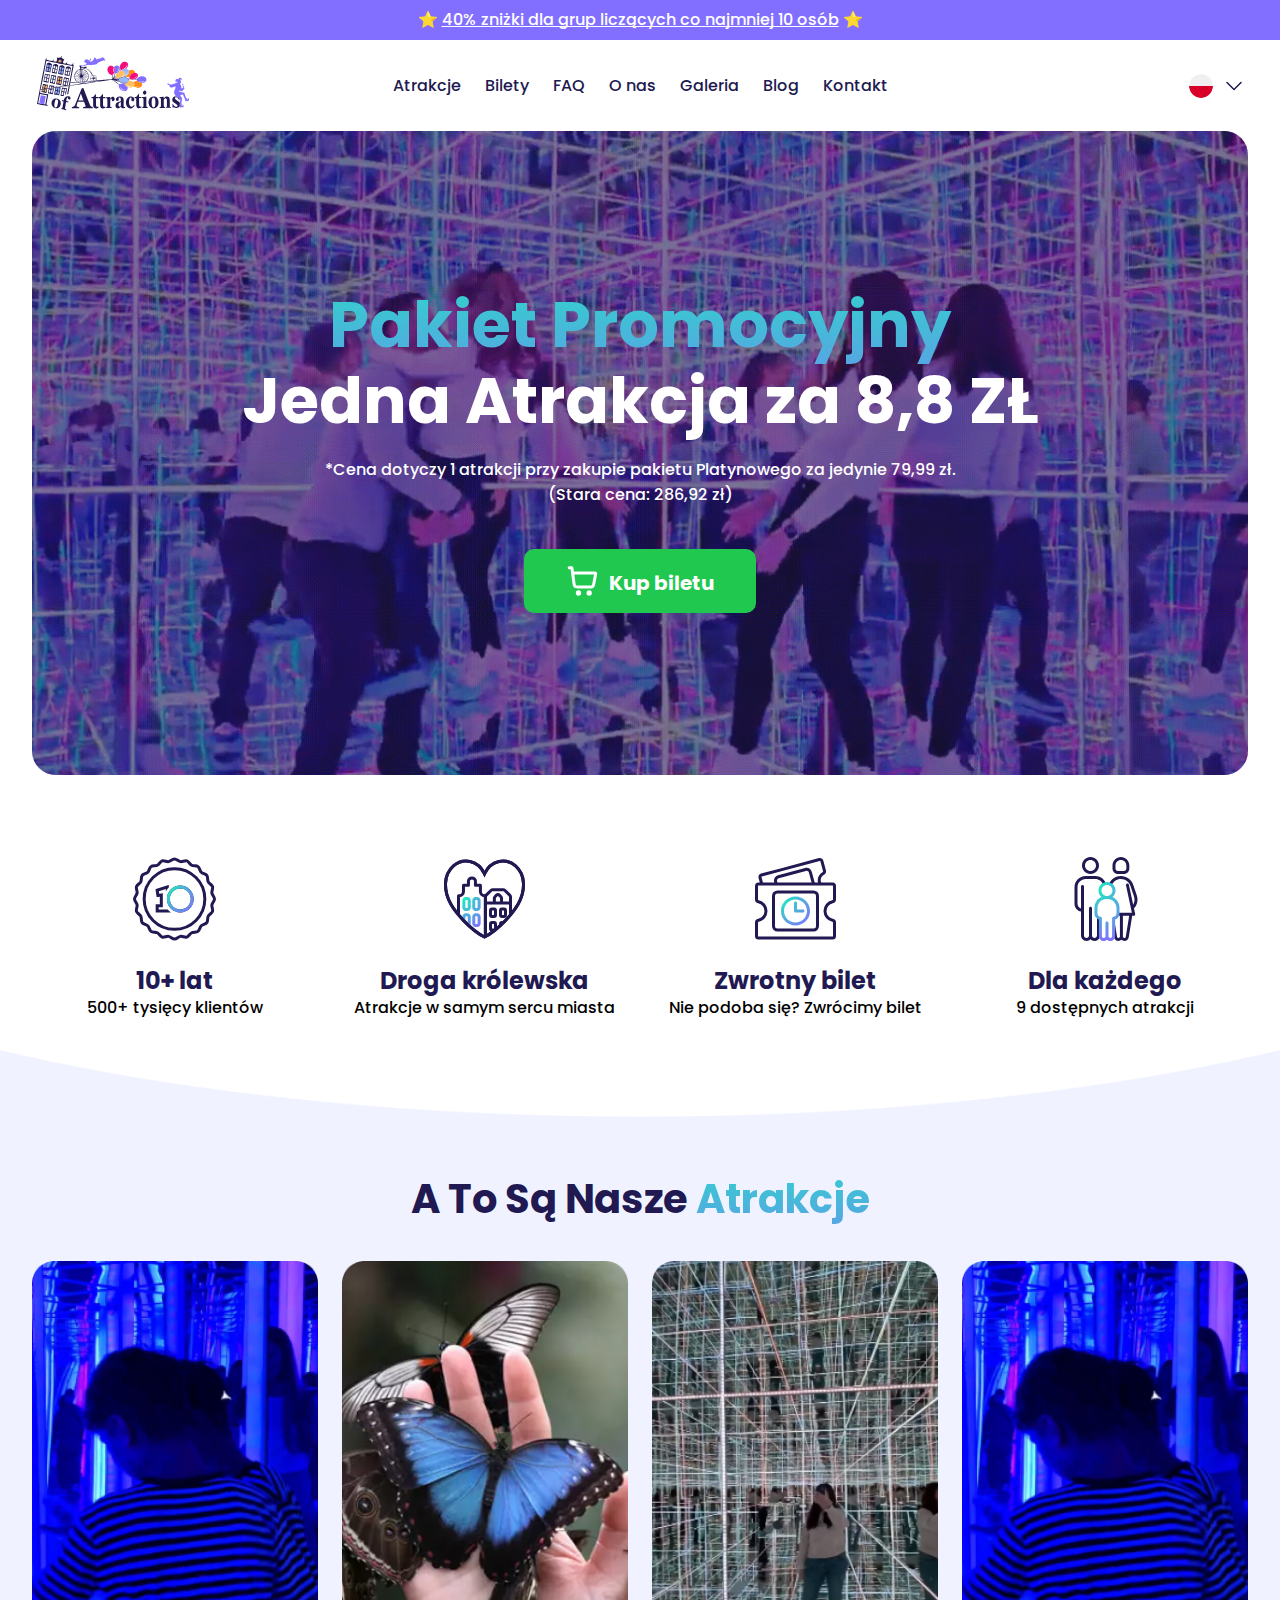
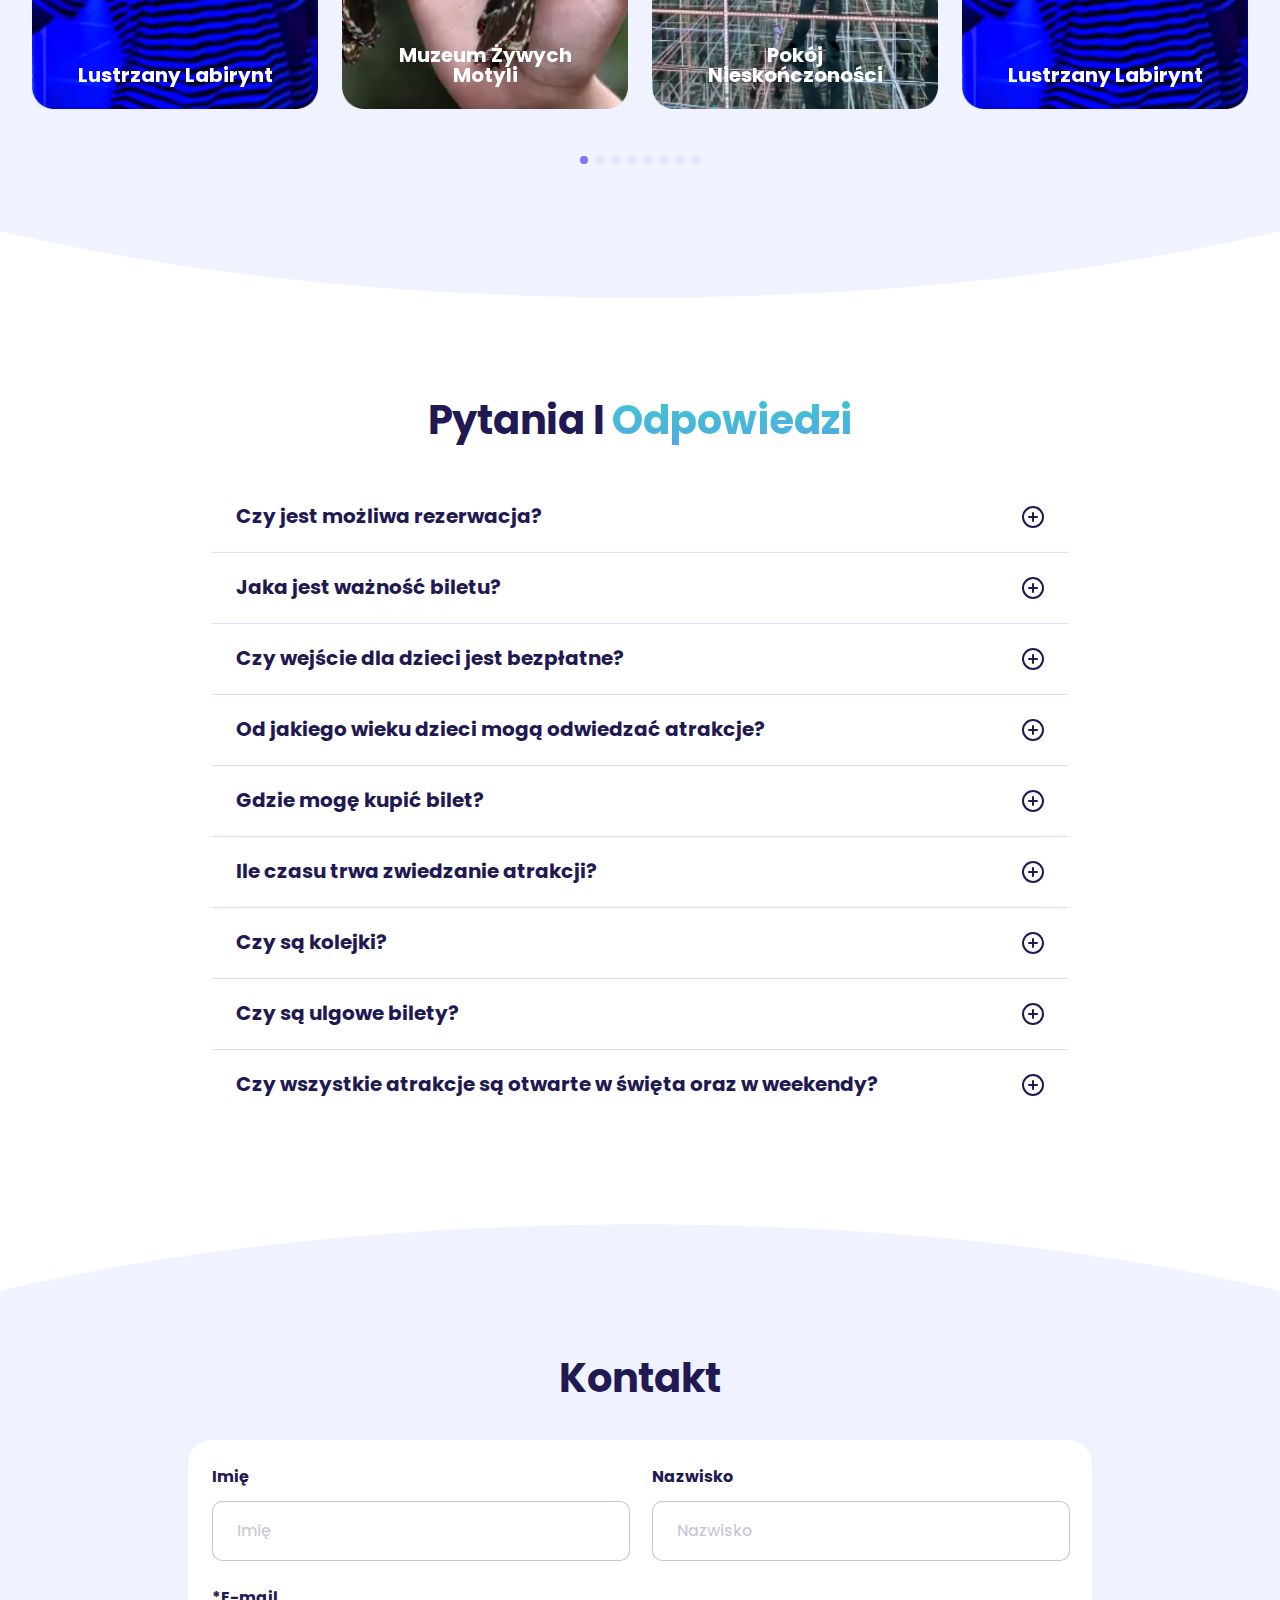
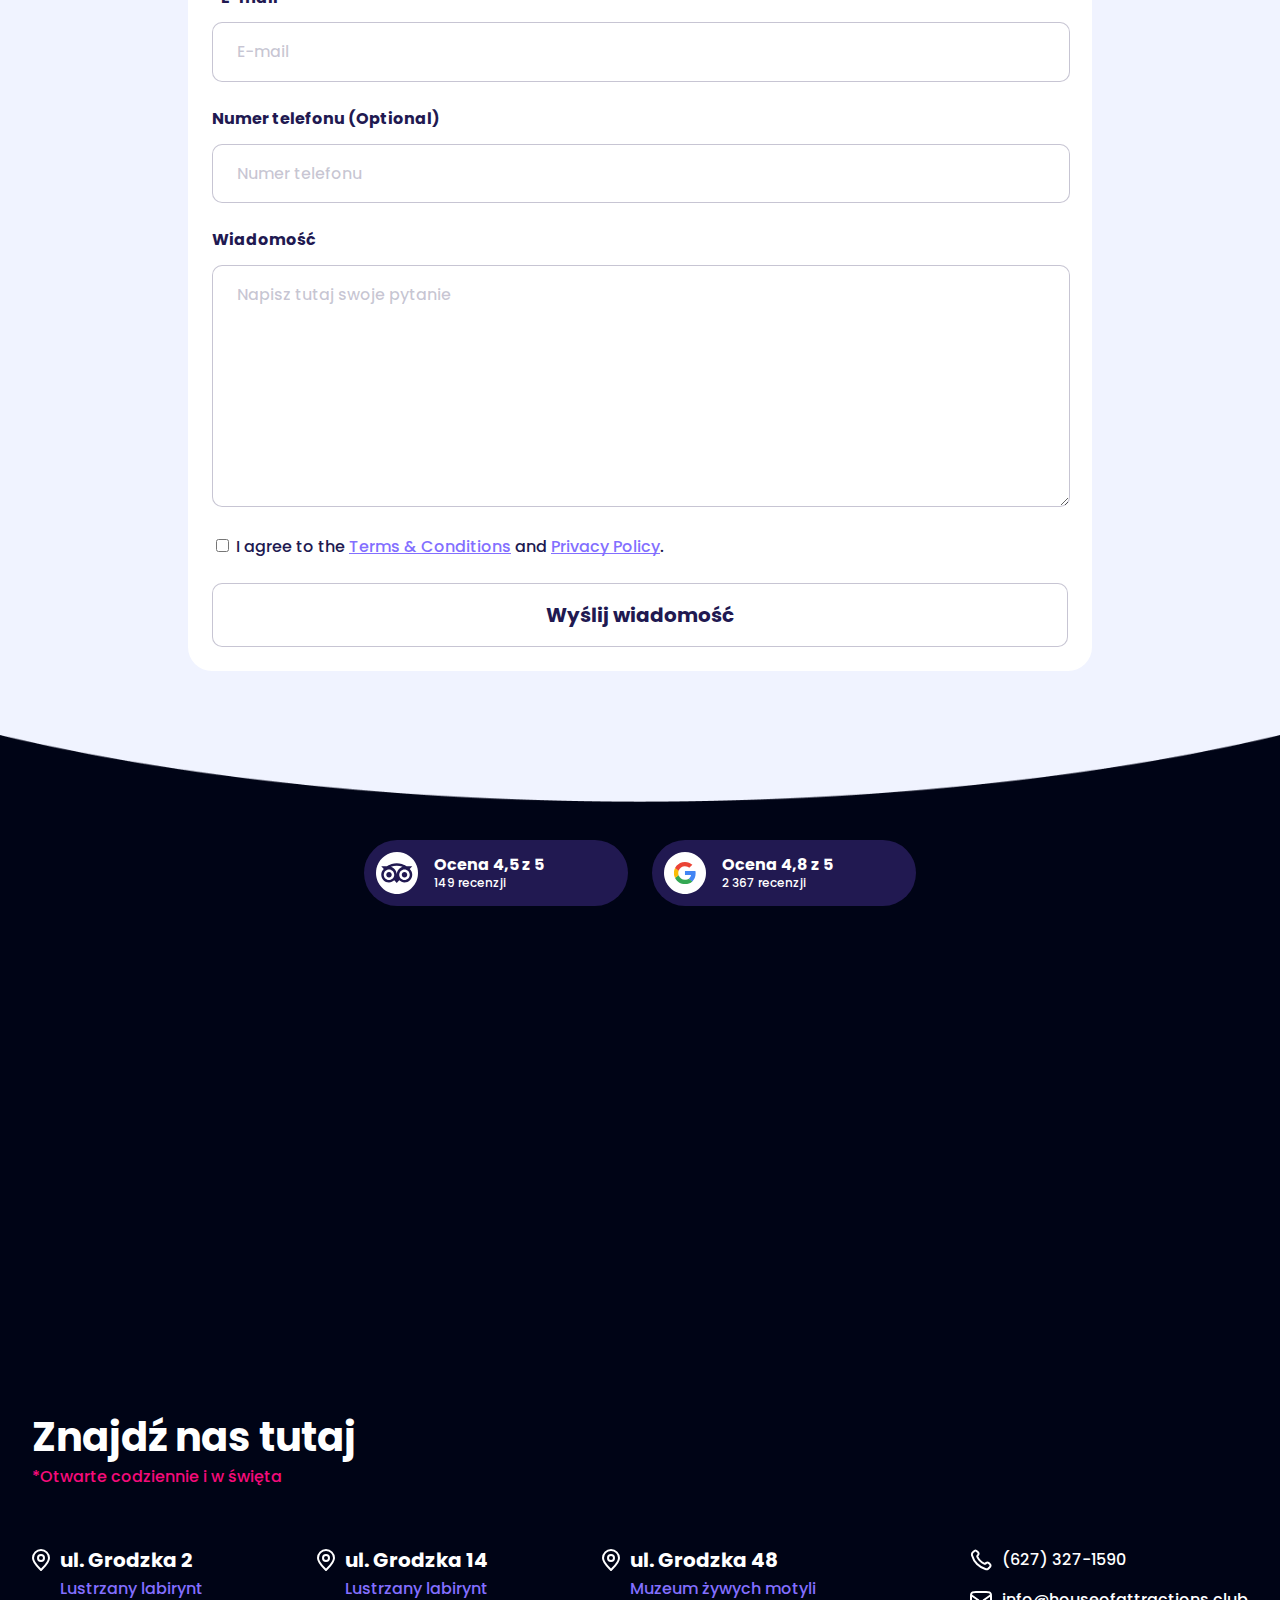
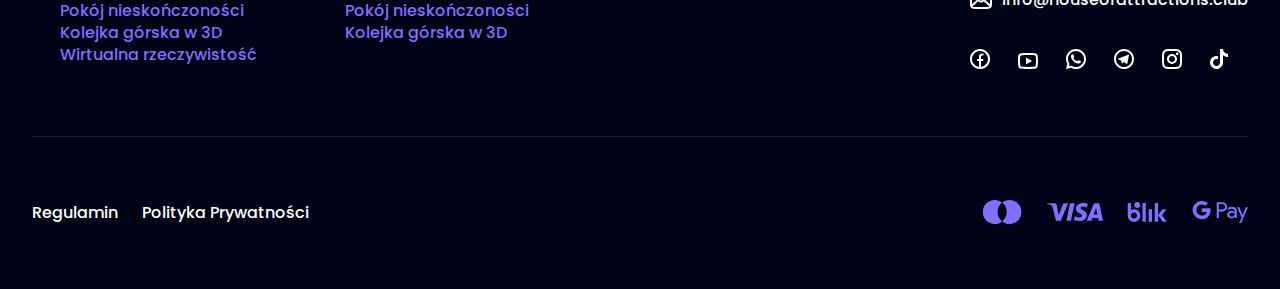
<file: index.html>
<!DOCTYPE html>
<html lang="pl">
<head>
    <meta charset="UTF-8">
    <meta name="viewport" content="width=device-width, initial-scale=1.0">
    <title>House Of Attractions</title>
    <link rel="preconnect" href="https://fonts.googleapis.com">
    <link rel="preconnect" href="https://fonts.gstatic.com" crossorigin>
    <link href="https://fonts.googleapis.com/css2?family=Poppins:wght@500;700&display=swap" rel="stylesheet">
    <link rel="stylesheet" href="https://cdn.jsdelivr.net/npm/swiper@11/swiper-bundle.min.css">
    <link rel="stylesheet" href="styles/style.css">
    <link rel="stylesheet" href="styles/header.css">
    <link rel="stylesheet" href="styles/footer.css">
</head>
<body>
    <div class="wrapper">
        <section class="banner">
            <div class="banner-info">
                <p>&#11088; <span>40% zniżki dla grup liczących co najmniej 10 osób</span> &#11088;</p>
            </div>
        </section>

        <header class="center">
            <div class="logo">
                <a href="index.html"><img src="images/logo.svg" alt="logo"></a>
            </div>
            <nav class="menu">
                <ul>
                    <li><a href="attractions.html">Atrakcje</a></li>
                    <li><a href="#">Bilety</a></li>
                    <li><a href="#faq">FAQ</a></li>
                    <li><a href="about.html">O nas</a></li>
                    <li><a href="galery.html">Galeria</a></li>
                    <li><a href="#">Blog</a></li>
                    <li><a href="#contact">Kontakt</a></li>
                </ul>
            </nav>
            <div class="right-side">
                <div class="lang dropdown">
                    <img class="flag" src="images/flag.svg" alt="flag">
                    <button onclick="myFunction()" class="dropbtn">
                        <img class="arrow" id="rotate" src="images/flag_arrow.svg" alt="arrow">
                    </button>
                    <div id="myDropdown" class="dropdown-content">
                        <a href="#">Polish</a>
                        <a href="#">English</a>
                        <a href="#">Russian</a>
                    </div>
                </div>
                <div class="burger">
                    <img src="images/burger.svg" alt="burger menu">
                </div>
            </div>
        </header>

        <section class="container-first center">
            <div class="dark">
                <h2>Pakiet Promocyjny</h2>
                <h3>Jedna Atrakcja za 8,8 ZŁ</h3>
                <p>*Cena dotyczy 1 atrakcji przy zakupie pakietu Platynowego za jedynie 79,99 zł.<br>
                    (Stara cena: 286,92 zł)</p>
                <div class="ticket-btn">
                    <a href="#"><img src="images/cart.svg" alt="cart">Kup biletu</a>
                </div>
            </div>
        </section>

        <section class="container-advantages">
            <div class="advantages center">
                <div class="adv">
                    <img src="images/adv1.svg" alt="icon 1">
                    <h6>10+ lat</h6>
                    <p>500+ tysięcy klientów</p>
                </div>
                <div class="adv">
                    <img src="images/adv2.svg" alt="icon 2">
                    <h6>Droga królewska</h6>
                    <p>Atrakcje w samym sercu miasta</p>
                </div>
                <div class="adv">
                    <img src="images/adv3.svg" alt="icon 3">
                    <h6>Zwrotny bilet</h6>
                    <p>Nie podoba się? Zwrócimy bilet</p>
                </div>
                <div class="adv">
                    <img src="images/adv4.svg" alt="icon 4">
                    <h6>Dla każdego</h6>
                    <p>9 dostępnych atrakcji</p>
                </div>
            </div>
            <div class="ellipse">
                <img src="images/ellipse1.png" alt="ellipse">
            </div>
        </section>

        <section class="container-slider">
            <div class="center swiper mySwiper">
                <h2>A to są nasze <span>Atrakcje</span></h2>
                <div class="swiper-wrapper">
                    <div class="swiper-slide">
                        <img src="images/slide1.png" alt="slide 1">
                        <div class="descr">
                            <p>Lustrzany labirynt</p>
                        </div>
                    </div>
                    <div class="swiper-slide">
                        <img src="images/slide2.png" alt="slide 2">
                        <div class="descr">
                            <p>Muzeum żywych motyli</p>
                        </div>
                    </div>
                    <div class="swiper-slide">
                        <img src="images/slide3.png" alt="slide 3">
                        <div class="descr">
                            <p>Pokój nieskończoności</p>
                        </div>
                    </div>
                    <div class="swiper-slide">
                        <img src="images/slide1.png" alt="slide 1">
                        <div class="descr">
                            <p>Lustrzany labirynt</p>
                        </div>
                    </div>
                    <div class="swiper-slide">
                        <img src="images/slide2.png" alt="slide 2">
                        <div class="descr">
                            <p>Muzeum żywych motyli</p>
                        </div>
                    </div>
                    <div class="swiper-slide">
                        <img src="images/slide3.png" alt="slide 3">
                        <div class="descr">
                            <p>Pokój nieskończoności</p>
                        </div>
                    </div>
                    <div class="swiper-slide">
                        <img src="images/slide1.png" alt="slide 1">
                        <div class="descr">
                            <p>Lustrzany labirynt</p>
                        </div>
                    </div>
                    <div class="swiper-slide">
                        <img src="images/slide2.png" alt="slide 2">
                        <div class="descr">
                            <p>Muzeum żywych motyli</p>
                        </div>
                    </div>
                </div>
                <div class="swiper-pagination"></div>
            </div>
            <div class="ellipse">
                <img src="images/ellipse2.png" alt="ellipse">
            </div>
        </section>

        <section class="container-faq" id="faq">
            <h2 class="center">Pytania I <span>Odpowiedzi</span></h2>
            <div class="faq center">
                <div class="question">
                    <div class="question-info">
                        <h5 id="qstn1">Czy jest możliwa rezerwacja?</h5>
                        <p id="info1" class="answer-hide">Tylko dla grup powyżej 10 osób, zachęcamy do kontaktu w sprawie 
                            rezerwacji telefonicznie oraz e-mail.</p>
                    </div>
                    <div class="plus" id="plus1">
                        <i></i>
                    </div>
                </div>
                <div class="question">
                    <div class="question-info">
                        <h5 id="qstn2">Jaka jest ważność biletu?</h5>
                        <p id="info2" class="answer-hide">Tylko dla grup powyżej 10 osób, zachęcamy do kontaktu w sprawie 
                            rezerwacji telefonicznie oraz e-mail.</p>
                    </div>
                    <div class="plus" id="plus2">
                        <i></i>
                    </div>
                </div>
                <div class="question">
                    <div class="question-info ">
                        <h5 id="qstn3">Czy wejście dla dzieci jest bezpłatne?</h5>
                        <p id="info3" class="answer-hide">Tylko dla grup powyżej 10 osób, zachęcamy do kontaktu w sprawie 
                            rezerwacji telefonicznie oraz e-mail.</p>
                    </div>
                    <div class="plus" id="plus3">
                        <i></i>
                    </div>
                </div>
                <div class="question">
                    <div class="question-info">
                        <h5 id="qstn4">Od jakiego wieku dzieci mogą odwiedzać atrakcje?</h5>
                        <p id="info4" class="answer-hide">Tylko dla grup powyżej 10 osób, zachęcamy do kontaktu w sprawie 
                            rezerwacji telefonicznie oraz e-mail.</p>
                    </div>
                    <div class="plus" id="plus4">
                        <i></i>
                    </div>
                </div>
                <div class="question">
                    <div class="question-info">
                        <h5 id="qstn5">Gdzie mogę kupić bilet?</h5>
                        <p id="info5" class="answer-hide">Tylko dla grup powyżej 10 osób, zachęcamy do kontaktu w sprawie 
                            rezerwacji telefonicznie oraz e-mail.</p>
                    </div>
                    <div class="plus" id="plus5">
                        <i></i>
                    </div>
                </div>
                <div class="question">
                    <div class="question-info">
                        <h5 id="qstn6">Ile czasu trwa zwiedzanie atrakcji?</h5>
                        <p id="info6" class="answer-hide">Tylko dla grup powyżej 10 osób, zachęcamy do kontaktu w sprawie 
                            rezerwacji telefonicznie oraz e-mail.</p>
                    </div>
                    <div class="plus" id="plus6">
                        <i></i>
                    </div>
                </div>
                <div class="question">
                    <div class="question-info">
                        <h5 id="qstn7">Czy są kolejki?</h5>
                        <p id="info7" class="answer-hide">Tylko dla grup powyżej 10 osób, zachęcamy do kontaktu w sprawie 
                            rezerwacji telefonicznie oraz e-mail.</p>
                    </div>
                    <div class="plus" id="plus7">
                        <i></i>
                    </div>
                </div>
                <div class="question">
                    <div class="question-info">
                        <h5 id="qstn8">Czy są ulgowe bilety?</h5>
                        <p id="info8" class="answer-hide">Tylko dla grup powyżej 10 osób, zachęcamy do kontaktu w sprawie 
                            rezerwacji telefonicznie oraz e-mail.</p>
                    </div>
                    <div class="plus" id="plus8">
                        <i></i>
                    </div>
                </div>
                <div class="question">
                    <div class="question-info">
                        <h5 id="qstn9">Czy wszystkie atrakcje są otwarte w święta oraz w weekendy?</h5>
                        <p id="info9" class="answer-hide">Tylko dla grup powyżej 10 osób, zachęcamy do kontaktu w sprawie 
                            rezerwacji telefonicznie oraz e-mail.</p>
                    </div>
                    <div class="plus" id="plus9">
                        <i></i>
                    </div>
                </div>
            </div>
        </section>

        <section class="container-contact" id="contact">
            <div class="ellipse">
                <img src="images/ellipse3.png" alt="ellipse">
            </div>
            <div class="contact-form center">
                <h2>Kontakt</h2>
                <form action="/" method="get">
                    <div class="name">
                        <div>
                            <label>Imię</label>
                            <input type="text" placeholder="Imię" name="yourName">
                        </div>
                        <div>
                            <label>Nazwisko</label>
                            <input type="text" placeholder="Nazwisko" name="yourSurname">
                        </div>
                    </div>
                    <div>
                        <label>*E-mail</label>
                        <input type="email" placeholder="E-mail" name="yourEmail">
                    </div>
                    <div>
                        <label>Numer telefonu (Optional)</label>
                        <input type="tel" placeholder="Numer telefonu" name="yourPhone">
                    </div>
                    <div>
                        <label>Wiadomość</label>
                        <textarea placeholder="Napisz tutaj swoje pytanie" name="yourMessage"></textarea>
                    </div>
                    <div>
                        <input class="agree" type="checkbox" name="agree">
                        <label class="agree">I agree to the <a href="#">Terms & Conditions</a> and <a href="#">Privacy Policy</a>.</label>
                    </div>
                    <button type="submit">Wyślij wiadomość</button>
                </form>
            </div>
            <div class="ellipse">
                <img src="images/ellipse4.png" alt="ellipse">
            </div>
        </section>

        <footer>
            <div class="map center">
                <div class="rating">
                    <div class="rat">
                        <img src="images/rating1.svg" alt="TripAdvisor">
                        <div class="info">
                            <h6>Ocena 4,5 z 5</h6>
                            <p>149 recenzji</p>
                        </div>
                    </div>
                    <div class="rat">
                        <img src="images/rating2.svg" alt="Google">
                        <div class="info">
                            <h6>Ocena 4,8 z 5</h6>
                            <p>2 367 recenzji</p>
                        </div>
                    </div>
                </div>
                <iframe src="https://www.google.com/maps/embed?pb=!1m18!1m12!1m3!1d1280.7003236898875!2d19.937184235325773!3d50.06005799699964!2m3!1f0!2f0!3f0!3m2!1i1024!2i768!4f13.1!3m3!1m2!1s0x47165b34c711cbd9%3A0x20271baf5c1b40cb!2sHouse%20of%20Attractions!5e0!3m2!1sru!2sby!4v1713712581467!5m2!1sru!2sby" width="600" height="450" style="border:0;" allowfullscreen="" loading="lazy" referrerpolicy="no-referrer-when-downgrade"></iframe>
            </div>
            <div class="footer-info center">
                <h1>Znajdź nas tutaj</h1>
                <p>*Otwarte codziennie i w święta</p>
                <div class="contacts">
                    <div class="addresses">
                        <div class="addr">
                            <div class="subtitle">
                                <img src="images/address.svg" alt="address">
                                <h6>ul. Grodzka 2</h6>
                            </div>
                            <ul>
                                <li><a href="#">Lustrzany labirynt</a></li>
                                <li><a href="#">Pokój nieskończoności</a></li>
                                <li><a href="#">Kolejka górska w 3D</a></li>
                                <li><a href="#">Wirtualna rzeczywistość</a></li>
                            </ul>
                        </div>
                        <div class="addr">
                            <div class="subtitle">
                                <img src="images/address.svg" alt="address">
                                <h6>ul. Grodzka 14</h6>
                            </div>
                            <ul>
                                <li><a href="#">Lustrzany labirynt</a></li>
                                <li><a href="#">Pokój nieskończoności</a></li>
                                <li><a href="#">Kolejka górska w 3D</a></li>
                            </ul>
                        </div>
                        <div class="addr">
                            <div class="subtitle">
                                <img src="images/address.svg" alt="address">
                                <h6>ul. Grodzka 48</h6>
                            </div>
                            <ul>
                                <li><a href="#">Muzeum żywych motyli</a></li>
                            </ul>
                        </div>
                    </div>
                    <div class="social">
                        <div class="phone">
                            <img src="images/phone.svg" alt="phone">
                            <a>(627) 327-1590</a>
                        </div>
                        <div class="email">
                            <img src="images/email.svg" alt="email">
                            <a>info@houseofattractions.club</a>
                        </div>
                        <div class="links">
                            <a href="#"><img src="images/soc1.svg" alt="soc 1"></a>
                            <a href="#"><img src="images/soc2.svg" alt="soc 2"></a>
                            <a href="#"><img src="images/soc3.svg" alt="soc 3"></a>
                            <a href="#"><img src="images/soc4.svg" alt="soc 4"></a>
                            <a href="#"><img src="images/soc5.svg" alt="soc 5"></a>
                            <a href="#"><img src="images/soc6.svg" alt="soc 6"></a>
                        </div>
                    </div>
                </div>
                <div class="other-info">
                    <div class="privacy">
                        <a href="#">Regulamin</a>
                        <a href="#">Polityka Prywatności</a>
                    </div>
                    <div class="pay">
                        <a href="#"><img src="images/pay1.svg" alt="pay 1"></a>
                        <a href="#"><img src="images/pay2.svg" alt="pay 2"></a>
                        <a href="#"><img src="images/pay3.svg" alt="pay 3"></a>
                        <a href="#"><img src="images/pay4.svg" alt="pay 4"></a>
                    </div>
                </div>
            </div>
        </footer>
    </div>

    <script src="js/script.js"></script>
    <script src="https://cdn.jsdelivr.net/npm/swiper@11/swiper-bundle.min.js"></script>
    <script>
        var swiper = new Swiper(".mySwiper", {
          slidesPerView: 4,
          spaceBetween: 24,
          freeMode: true,
          loop: true,
          pagination: {
            el: ".swiper-pagination",
            clickable: true,
          },
          autoplay: {
            delay: 1500,
            disableOnInteraction: false,
          },
        });
      </script>

</body>
</html>
</file>
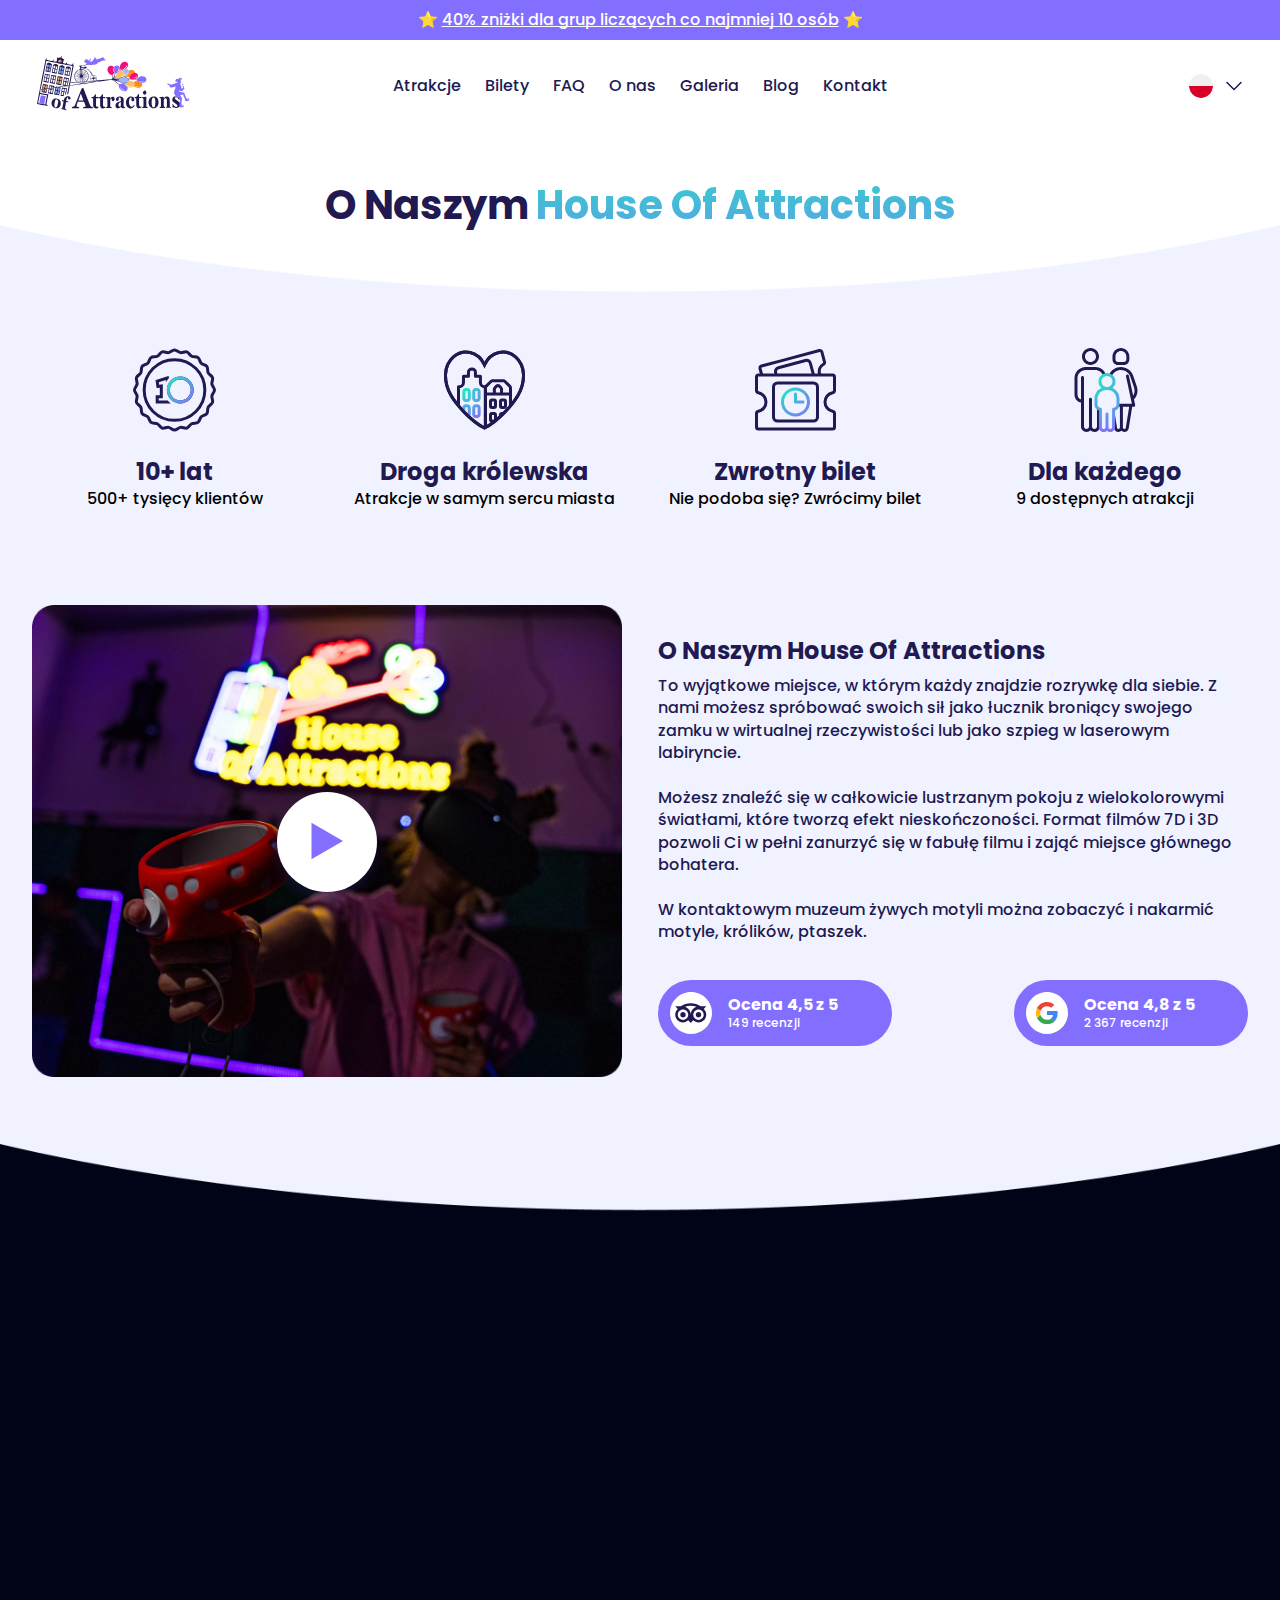
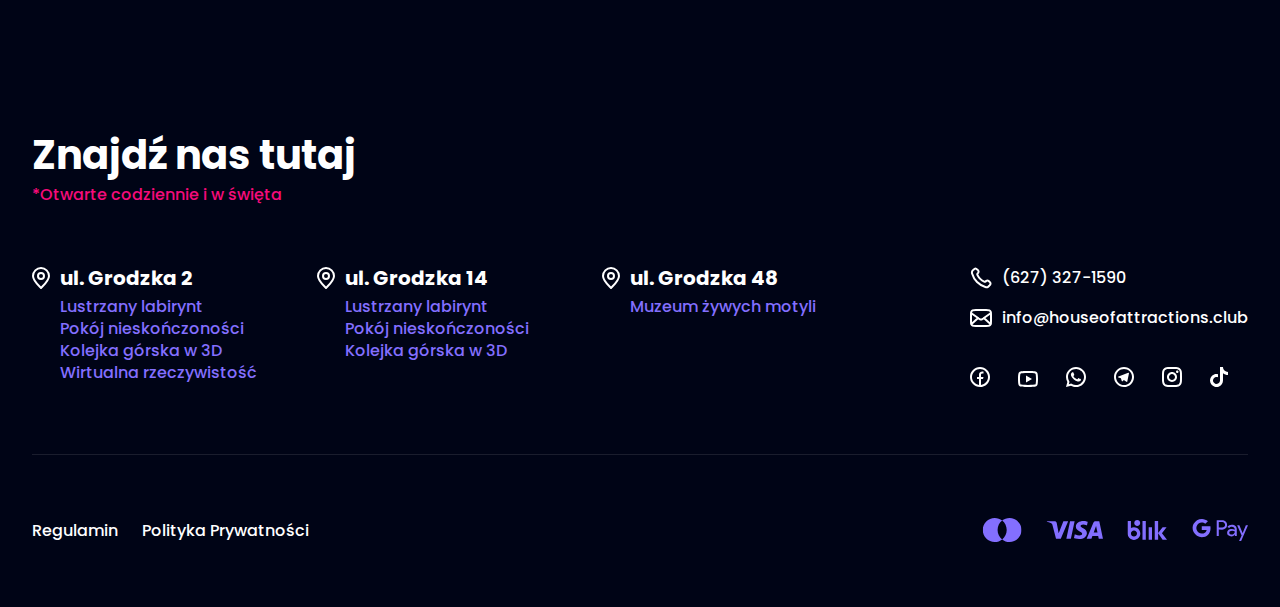
<file: about.html>
<!DOCTYPE html>
<html lang="pl">
<head>
    <meta charset="UTF-8">
    <meta name="viewport" content="width=device-width, initial-scale=1.0">
    <title>About us</title>
    <link rel="preconnect" href="https://fonts.googleapis.com">
    <link rel="preconnect" href="https://fonts.gstatic.com" crossorigin>
    <link href="https://fonts.googleapis.com/css2?family=Poppins:wght@500;700&display=swap" rel="stylesheet">
    <link rel="stylesheet" href="styles/style.css">
    <link rel="stylesheet" href="styles/header.css">
    <link rel="stylesheet" href="styles/footer.css">
</head>
<body>
    <div class="wrapper">
        <section class="banner">
            <div class="banner-info">
                <p>&#11088; <span>40% zniżki dla grup liczących co najmniej 10 osób</span> &#11088;</p>
            </div>
        </section>

        <header class="center">
            <div class="logo">
                <a href="index.html"><img src="images/logo.svg" alt="logo"></a>
            </div>
            <nav class="menu">
                <ul>
                    <li><a href="attractions.html">Atrakcje</a></li>
                    <li><a href="#">Bilety</a></li>
                    <li><a href="#faq">FAQ</a></li>
                    <li><a href="about.html">O nas</a></li>
                    <li><a href="galery.html">Galeria</a></li>
                    <li><a href="#">Blog</a></li>
                    <li><a href="#contact">Kontakt</a></li>
                </ul>
            </nav>
            <div class="right-side">
                <div class="lang dropdown">
                    <img class="flag" src="images/flag.svg" alt="flag">
                    <button onclick="myFunction()" class="dropbtn">
                        <img class="arrow" id="rotate" src="images/flag_arrow.svg" alt="arrow">
                    </button>
                    <div id="myDropdown" class="dropdown-content">
                        <a href="#">Polish</a>
                        <a href="#">English</a>
                        <a href="#">Russian</a>
                    </div>
                </div>
                <div class="burger">
                    <img src="images/burger.svg" alt="burger menu">
                </div>
            </div>
        </header>

        <section class="container-top">
            <h1 class="center">O Naszym <span>House Of Attractions</span></h1>
            <div class="ellipse">
                <img src="images/ellipse1.png" alt="ellipse">
            </div>
        </section>

        <section class="container-advantages color">
            <div class="advantages center">
                <div class="adv">
                    <img src="images/adv1.svg" alt="icon 1">
                    <h6>10+ lat</h6>
                    <p>500+ tysięcy klientów</p>
                </div>
                <div class="adv">
                    <img src="images/adv2.svg" alt="icon 2">
                    <h6>Droga królewska</h6>
                    <p>Atrakcje w samym sercu miasta</p>
                </div>
                <div class="adv">
                    <img src="images/adv3.svg" alt="icon 3">
                    <h6>Zwrotny bilet</h6>
                    <p>Nie podoba się? Zwrócimy bilet</p>
                </div>
                <div class="adv">
                    <img src="images/adv4.svg" alt="icon 4">
                    <h6>Dla każdego</h6>
                    <p>9 dostępnych atrakcji</p>
                </div>
            </div>
        </section>

        <section class="container-about">
            <div class="about-us center">
                <div class="video-play">
                    <img class="video" src="images/video.png" alt="video">
                    <div class="play">
                        <img src="images/play.svg" alt="play">
                    </div>
                </div>
                <div class="about-info">
                    <h6>O Naszym House Of Attractions</h6>
                    <p>To wyjątkowe miejsce, w którym każdy znajdzie rozrywkę dla siebie. Z nami możesz spróbować swoich sił jako łucznik broniący swojego zamku w wirtualnej rzeczywistości lub jako szpieg w laserowym labiryncie.
                        <br><br>
                        Możesz znaleźć się w całkowicie lustrzanym pokoju z wielokolorowymi światłami, które tworzą efekt nieskończoności.
                        Format filmów 7D i 3D pozwoli Ci w pełni zanurzyć się w fabułę filmu i zająć miejsce głównego bohatera.
                        <br><br>
                        W kontaktowym muzeum żywych motyli można zobaczyć i nakarmić motyle, królików, ptaszek.</p>
                        <div class="rating">
                            <div class="rat">
                                <img src="images/rating1.svg" alt="TripAdvisor">
                                <div class="info">
                                    <h6>Ocena 4,5 z 5</h6>
                                    <p>149 recenzji</p>
                                </div>
                            </div>
                            <div class="rat">
                                <img src="images/rating2.svg" alt="Google">
                                <div class="info">
                                    <h6>Ocena 4,8 z 5</h6>
                                    <p>2 367 recenzji</p>
                                </div>
                            </div>
                        </div>
                </div>
            </div>
            <div class="ellipse">
                <img src="images/ellipse4.png" alt="ellipse">
            </div>
        </section>

        <footer>
            <div class="map center">
                <iframe src="https://www.google.com/maps/embed?pb=!1m18!1m12!1m3!1d1280.7003236898875!2d19.937184235325773!3d50.06005799699964!2m3!1f0!2f0!3f0!3m2!1i1024!2i768!4f13.1!3m3!1m2!1s0x47165b34c711cbd9%3A0x20271baf5c1b40cb!2sHouse%20of%20Attractions!5e0!3m2!1sru!2sby!4v1713712581467!5m2!1sru!2sby" width="600" height="450" style="border:0;" allowfullscreen="" loading="lazy" referrerpolicy="no-referrer-when-downgrade"></iframe>
            </div>
            <div class="footer-info center">
                <h1>Znajdź nas tutaj</h1>
                <p>*Otwarte codziennie i w święta</p>
                <div class="contacts">
                    <div class="addresses">
                        <div class="addr">
                            <div class="subtitle">
                                <img src="images/address.svg" alt="address">
                                <h6>ul. Grodzka 2</h6>
                            </div>
                            <ul>
                                <li><a href="#">Lustrzany labirynt</a></li>
                                <li><a href="#">Pokój nieskończoności</a></li>
                                <li><a href="#">Kolejka górska w 3D</a></li>
                                <li><a href="#">Wirtualna rzeczywistość</a></li>
                            </ul>
                        </div>
                        <div class="addr">
                            <div class="subtitle">
                                <img src="images/address.svg" alt="address">
                                <h6>ul. Grodzka 14</h6>
                            </div>
                            <ul>
                                <li><a href="#">Lustrzany labirynt</a></li>
                                <li><a href="#">Pokój nieskończoności</a></li>
                                <li><a href="#">Kolejka górska w 3D</a></li>
                            </ul>
                        </div>
                        <div class="addr">
                            <div class="subtitle">
                                <img src="images/address.svg" alt="address">
                                <h6>ul. Grodzka 48</h6>
                            </div>
                            <ul>
                                <li><a href="#">Muzeum żywych motyli</a></li>
                            </ul>
                        </div>
                    </div>
                    <div class="social">
                        <div class="phone">
                            <img src="images/phone.svg" alt="phone">
                            <a>(627) 327-1590</a>
                        </div>
                        <div class="email">
                            <img src="images/email.svg" alt="email">
                            <a>info@houseofattractions.club</a>
                        </div>
                        <div class="links">
                            <a href="#"><img src="images/soc1.svg" alt="soc 1"></a>
                            <a href="#"><img src="images/soc2.svg" alt="soc 2"></a>
                            <a href="#"><img src="images/soc3.svg" alt="soc 3"></a>
                            <a href="#"><img src="images/soc4.svg" alt="soc 4"></a>
                            <a href="#"><img src="images/soc5.svg" alt="soc 5"></a>
                            <a href="#"><img src="images/soc6.svg" alt="soc 6"></a>
                        </div>
                    </div>
                </div>
                <div class="other-info">
                    <div class="privacy">
                        <a href="#">Regulamin</a>
                        <a href="#">Polityka Prywatności</a>
                    </div>
                    <div class="pay">
                        <a href="#"><img src="images/pay1.svg" alt="pay 1"></a>
                        <a href="#"><img src="images/pay2.svg" alt="pay 2"></a>
                        <a href="#"><img src="images/pay3.svg" alt="pay 3"></a>
                        <a href="#"><img src="images/pay4.svg" alt="pay 4"></a>
                    </div>
                </div>
            </div>
        </footer>
    </div>

    <script src="js/script.js"></script>
</body>
</html>
</file>
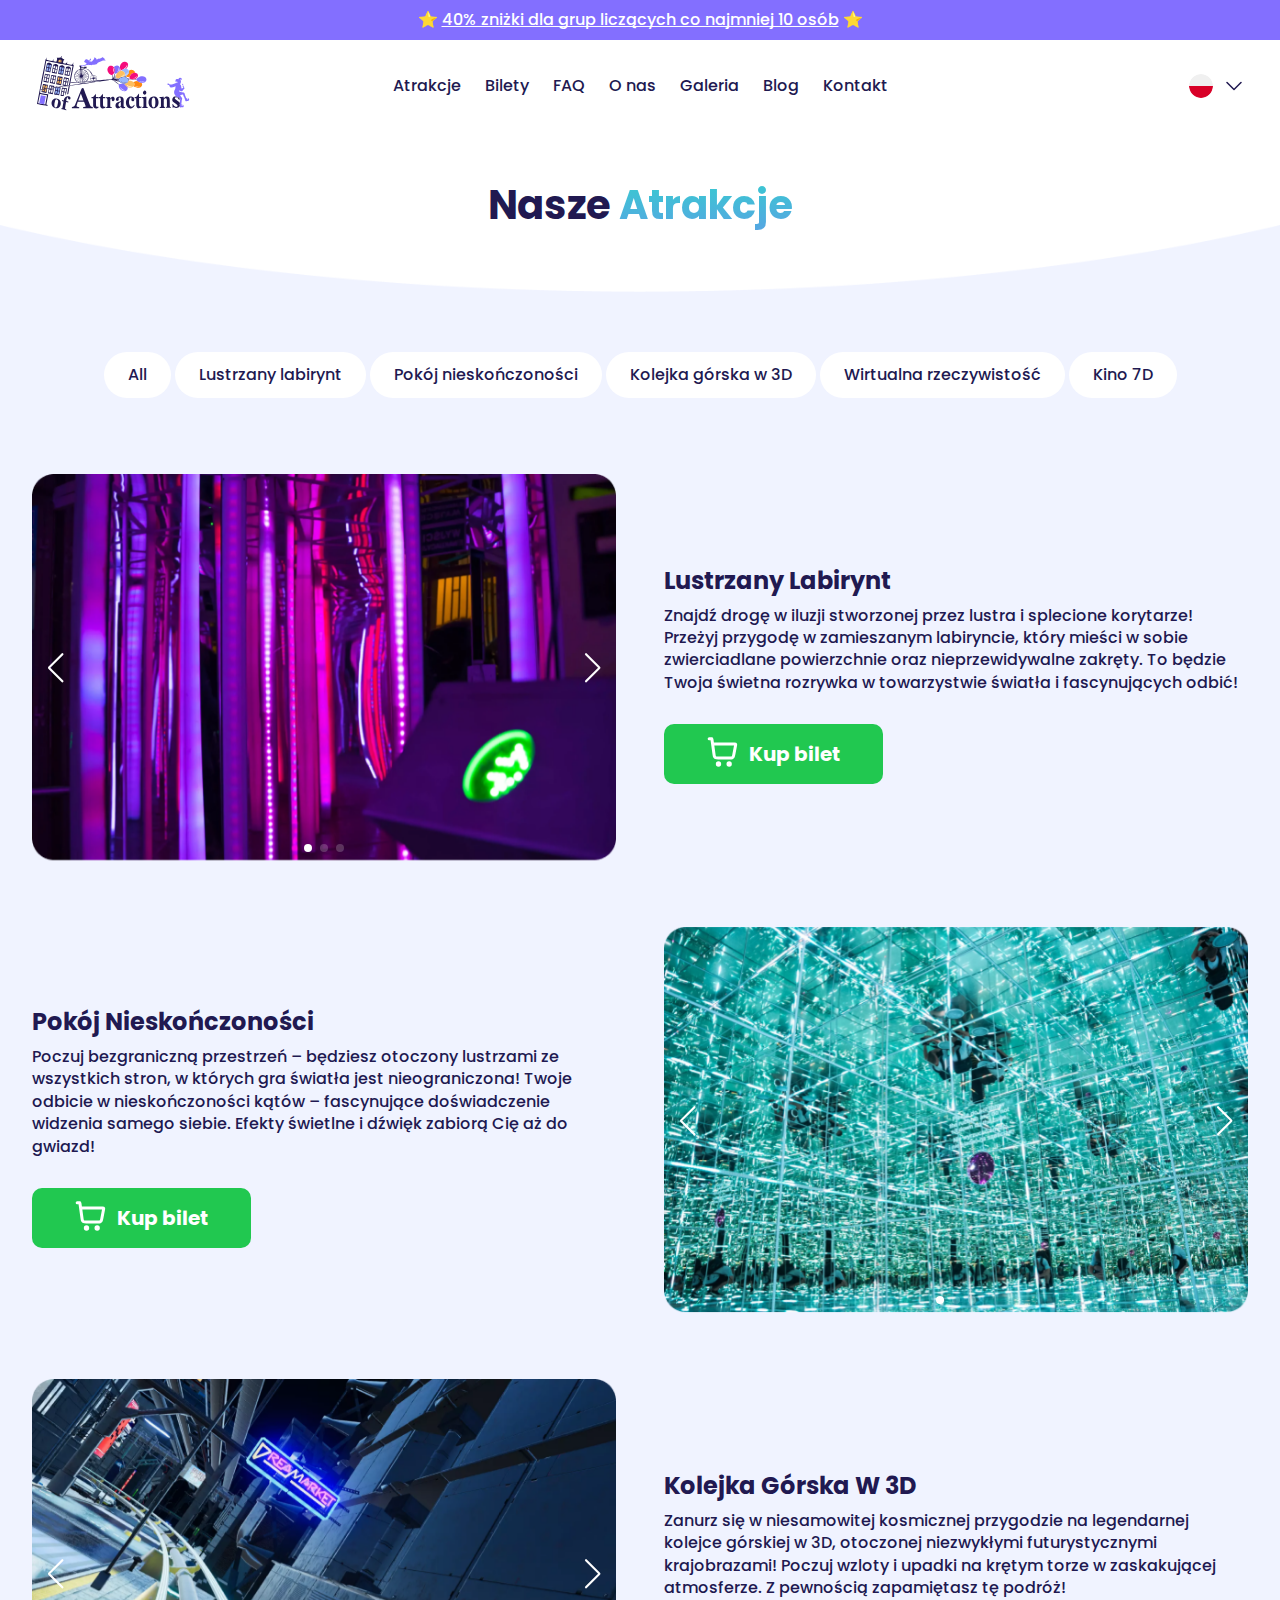
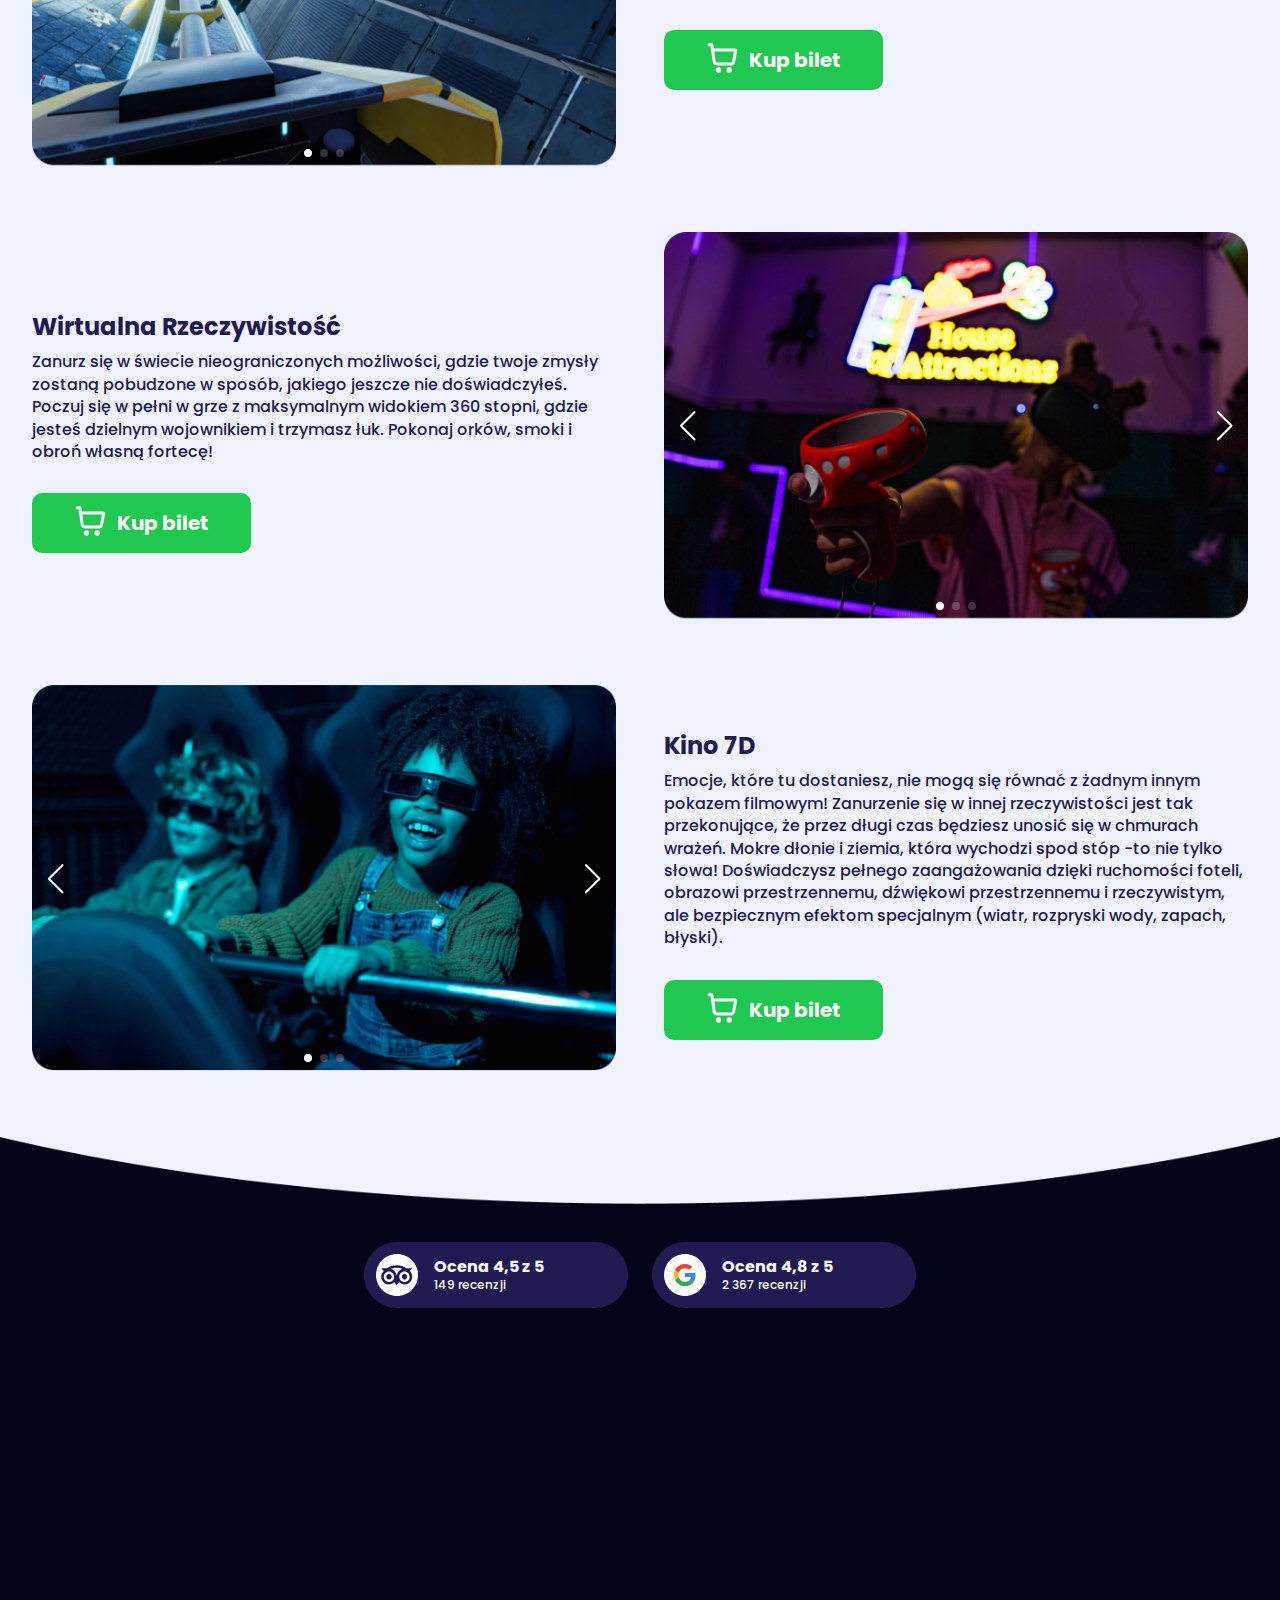
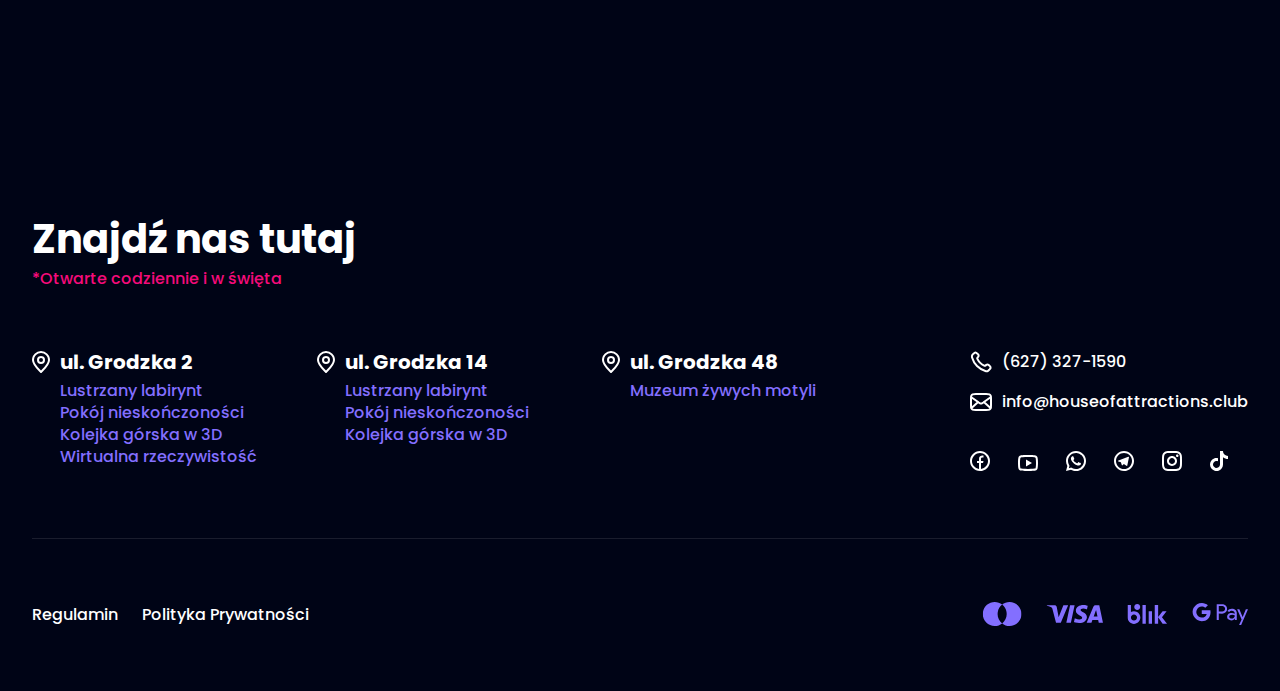
<file: attractions.html>
<!DOCTYPE html>
<html lang="pl">
<head>
    <meta charset="UTF-8">
    <meta name="viewport" content="width=device-width, initial-scale=1.0">
    <title>Attractions</title>
    <link rel="preconnect" href="https://fonts.googleapis.com">
    <link rel="preconnect" href="https://fonts.gstatic.com" crossorigin>
    <link href="https://fonts.googleapis.com/css2?family=Poppins:wght@500;700&display=swap" rel="stylesheet">
    <link rel="stylesheet" href="https://cdn.jsdelivr.net/npm/swiper@11/swiper-bundle.min.css">
    <link rel="stylesheet" href="styles/style.css">
    <link rel="stylesheet" href="styles/header.css">
    <link rel="stylesheet" href="styles/footer.css">
</head>
<body>
    <div class="wrapper">
        <section class="banner">
            <div class="banner-info">
                <p>&#11088; <span>40% zniżki dla grup liczących co najmniej 10 osób</span> &#11088;</p>
            </div>
        </section>

        <header class="center">
            <div class="logo">
                <a href="index.html"><img src="images/logo.svg" alt="logo"></a>
            </div>
            <nav class="menu">
                <ul>
                    <li><a href="attractions.html">Atrakcje</a></li>
                    <li><a href="#">Bilety</a></li>
                    <li><a href="index.html#faq">FAQ</a></li>
                    <li><a href="about.html">O nas</a></li>
                    <li><a href="galery.html">Galeria</a></li>
                    <li><a href="#">Blog</a></li>
                    <li><a href="index.html#contact">Kontakt</a></li>
                </ul>
            </nav>
            <div class="right-side">
                <div class="lang dropdown">
                    <img class="flag" src="images/flag.svg" alt="flag">
                    <button onclick="myFunction()" class="dropbtn">
                        <img class="arrow" src="images/flag_arrow.svg" alt="arrow">
                    </button>
                    <div id="myDropdown" class="dropdown-content">
                        <a href="#">Polish</a>
                        <a href="#">English</a>
                        <a href="#">Russian</a>
                    </div>
                </div>
                <div class="burger">
                    <img src="images/burger.svg" alt="burger menu">
                </div>
            </div>
        </header>

        <section class="container-top">
            <h1 class="center">Nasze <span>Atrakcje</span></h1>
            <div class="ellipse">
                <img src="images/ellipse1.png" alt="ellipse">
            </div>
        </section>

        <section class="container-attractions">
            <nav class="center">
                <p id="chooseall">All</p>
                <p id="choose1">Lustrzany labirynt</p>
                <p id="choose2">Pokój nieskończoności</p>
                <p id="choose3">Kolejka górska w 3D</p>
                <p id="choose4">Wirtualna rzeczywistość</p>
                <p id="choose5">Kino 7D</p>
            </nav>
            <div class="places center">
                <div class="place left" id="place1">
                    <div class="swiper mySwiper">
                        <div class="swiper-wrapper">
                            <div class="swiper-slide">
                                <img src="images/place1.png" alt="place 1">
                            </div>
                            <div class="swiper-slide">
                                <img src="images/place1.png" alt="place 1">
                            </div>
                            <div class="swiper-slide">
                                <img src="images/place1.png" alt="place 1">
                            </div>
                        </div>
                        <div class="swiper-pagination"></div>
                        <div class="swiper-button-prev"></div>
                        <div class="swiper-button-next"></div>
                    </div>
                    <div class="descr">
                        <h6>Lustrzany labirynt</h6>
                        <p>Znajdź drogę w iluzji stworzonej przez lustra i splecione korytarze! 
                            Przeżyj przygodę w zamieszanym labiryncie, który mieści w sobie 
                            zwierciadlane powierzchnie oraz nieprzewidywalne zakręty. To będzie 
                            Twoja świetna rozrywka w towarzystwie światła i fascynujących odbić!</p>
                        <div class="ticket-btn">
                            <a href="#"><img src="images/cart.svg" alt="cart">Kup bilet</a>
                        </div>
                    </div>
                </div>
                <div class="place right" id="place2">
                    <div class="descr">
                        <h6>Pokój nieskończoności</h6>
                        <p>Poczuj bezgraniczną przestrzeń – będziesz otoczony lustrzami ze wszystkich stron, w których gra światła jest nieograniczona! Twoje odbicie w nieskończoności kątów – fascynujące doświadczenie widzenia samego siebie.

                            Efekty świetlne i dźwięk zabiorą Cię aż do gwiazd!</p>
                        <div class="ticket-btn">
                            <a href="#"><img src="images/cart.svg" alt="cart">Kup bilet</a>
                        </div>
                    </div>
                    <div class="swiper mySwiper">
                        <div class="swiper-wrapper">
                            <div class="swiper-slide">
                                <img src="images/place2.png" alt="place 2">
                            </div>
                            <div class="swiper-slide">
                                <img src="images/place2.png" alt="place 2">
                            </div>
                            <div class="swiper-slide">
                                <img src="images/place2.png" alt="place 2">
                            </div>
                        </div>
                        <div class="swiper-pagination"></div>
                        <div class="swiper-button-prev"></div>
                        <div class="swiper-button-next"></div>
                    </div>
                </div>
                <div class="place left" id="place3">
                    <div class="swiper mySwiper">
                        <div class="swiper-wrapper">
                            <div class="swiper-slide">
                                <img src="images/place3.png" alt="place 3">
                            </div>
                            <div class="swiper-slide">
                                <img src="images/place3.png" alt="place 3">
                            </div>
                            <div class="swiper-slide">
                                <img src="images/place3.png" alt="place 3">
                            </div>
                        </div>
                        <div class="swiper-pagination"></div>
                        <div class="swiper-button-prev"></div>
                        <div class="swiper-button-next"></div>
                    </div>
                    <div class="descr">
                        <h6>Kolejka górska w 3D</h6>
                        <p>Zanurz się w niesamowitej kosmicznej przygodzie na legendarnej kolejce górskiej w 3D, otoczonej niezwykłymi futurystycznymi krajobrazami! Poczuj wzloty i upadki na krętym torze w zaskakującej atmosferze. Z pewnością zapamiętasz tę podróż!</p>
                        <div class="ticket-btn">
                            <a href="#"><img src="images/cart.svg" alt="cart">Kup bilet</a>
                        </div>
                    </div>
                </div>
                <div class="place right" id="place4">
                    <div class="descr">
                        <h6>Wirtualna rzeczywistość</h6>
                        <p>Zanurz się w świecie nieograniczonych możliwości, gdzie twoje zmysły zostaną pobudzone w sposób, jakiego jeszcze nie doświadczyłeś. Poczuj się w pełni w grze z maksymalnym widokiem 360 stopni, gdzie jesteś dzielnym wojownikiem i trzymasz łuk. Pokonaj orków, smoki i obroń własną fortecę!</p>
                        <div class="ticket-btn">
                            <a href="#"><img src="images/cart.svg" alt="cart">Kup bilet</a>
                        </div>
                    </div>
                    <div class="swiper mySwiper">
                        <div class="swiper-wrapper">
                            <div class="swiper-slide">
                                <img src="images/place4.png" alt="place 4">
                            </div>
                            <div class="swiper-slide">
                                <img src="images/place4.png" alt="place 4">
                            </div>
                            <div class="swiper-slide">
                                <img src="images/place4.png" alt="place 4">
                            </div>
                        </div>
                        <div class="swiper-pagination"></div>
                        <div class="swiper-button-prev"></div>
                        <div class="swiper-button-next"></div>
                    </div>
                </div>
                <div class="place left" id="place5">
                    <div class="swiper mySwiper">
                        <div class="swiper-wrapper">
                            <div class="swiper-slide">
                                <img src="images/place5.png" alt="place 5">
                            </div>
                            <div class="swiper-slide">
                                <img src="images/place5.png" alt="place 5">
                            </div>
                            <div class="swiper-slide">
                                <img src="images/place5.png" alt="place 5">
                            </div>
                        </div>
                        <div class="swiper-pagination"></div>
                        <div class="swiper-button-prev"></div>
                        <div class="swiper-button-next"></div>
                    </div>
                    <div class="descr">
                        <h6>Kino 7D</h6>
                        <p>Emocje, które tu dostaniesz, nie mogą się równać z żadnym innym pokazem filmowym! Zanurzenie się w innej rzeczywistości jest tak przekonujące, że przez długi czas będziesz unosić się w chmurach wrażeń. Mokre dłonie i ziemia, która wychodzi spod stóp -to nie tylko słowa! Doświadczysz pełnego zaangażowania dzięki ruchomości foteli, obrazowi przestrzennemu, dźwiękowi przestrzennemu i rzeczywistym, ale bezpiecznym efektom specjalnym (wiatr, rozpryski wody, zapach, błyski).</p>
                        <div class="ticket-btn">
                            <a href="#"><img src="images/cart.svg" alt="cart">Kup bilet</a>
                        </div>
                    </div>
                </div>
            </div>
            <div class="ellipse">
                <img src="images/ellipse4.png" alt="ellipse">
            </div>
        </section>

        <footer>
            <div class="map center">
                <div class="rating">
                    <div class="rat">
                        <img src="images/rating1.svg" alt="TripAdvisor">
                        <div class="info">
                            <h6>Ocena 4,5 z 5</h6>
                            <p>149 recenzji</p>
                        </div>
                    </div>
                    <div class="rat">
                        <img src="images/rating2.svg" alt="Google">
                        <div class="info">
                            <h6>Ocena 4,8 z 5</h6>
                            <p>2 367 recenzji</p>
                        </div>
                    </div>
                </div>
                <iframe src="https://www.google.com/maps/embed?pb=!1m18!1m12!1m3!1d1280.7003236898875!2d19.937184235325773!3d50.06005799699964!2m3!1f0!2f0!3f0!3m2!1i1024!2i768!4f13.1!3m3!1m2!1s0x47165b34c711cbd9%3A0x20271baf5c1b40cb!2sHouse%20of%20Attractions!5e0!3m2!1sru!2sby!4v1713712581467!5m2!1sru!2sby" width="600" height="450" style="border:0;" allowfullscreen="" loading="lazy" referrerpolicy="no-referrer-when-downgrade"></iframe>
            </div>
            <div class="footer-info center">
                <h1>Znajdź nas tutaj</h1>
                <p>*Otwarte codziennie i w święta</p>
                <div class="contacts">
                    <div class="addresses">
                        <div class="addr">
                            <div class="subtitle">
                                <img src="images/address.svg" alt="address">
                                <h6>ul. Grodzka 2</h6>
                            </div>
                            <ul>
                                <li><a href="#">Lustrzany labirynt</a></li>
                                <li><a href="#">Pokój nieskończoności</a></li>
                                <li><a href="#">Kolejka górska w 3D</a></li>
                                <li><a href="#">Wirtualna rzeczywistość</a></li>
                            </ul>
                        </div>
                        <div class="addr">
                            <div class="subtitle">
                                <img src="images/address.svg" alt="address">
                                <h6>ul. Grodzka 14</h6>
                            </div>
                            <ul>
                                <li><a href="#">Lustrzany labirynt</a></li>
                                <li><a href="#">Pokój nieskończoności</a></li>
                                <li><a href="#">Kolejka górska w 3D</a></li>
                            </ul>
                        </div>
                        <div class="addr">
                            <div class="subtitle">
                                <img src="images/address.svg" alt="address">
                                <h6>ul. Grodzka 48</h6>
                            </div>
                            <ul>
                                <li><a href="#">Muzeum żywych motyli</a></li>
                            </ul>
                        </div>
                    </div>
                    <div class="social">
                        <div class="phone">
                            <img src="images/phone.svg" alt="phone">
                            <a>(627) 327-1590</a>
                        </div>
                        <div class="email">
                            <img src="images/email.svg" alt="email">
                            <a>info@houseofattractions.club</a>
                        </div>
                        <div class="links">
                            <a href="#"><img src="images/soc1.svg" alt="soc 1"></a>
                            <a href="#"><img src="images/soc2.svg" alt="soc 2"></a>
                            <a href="#"><img src="images/soc3.svg" alt="soc 3"></a>
                            <a href="#"><img src="images/soc4.svg" alt="soc 4"></a>
                            <a href="#"><img src="images/soc5.svg" alt="soc 5"></a>
                            <a href="#"><img src="images/soc6.svg" alt="soc 6"></a>
                        </div>
                    </div>
                </div>
                <div class="other-info">
                    <div class="privacy">
                        <a href="#">Regulamin</a>
                        <a href="#">Polityka Prywatności</a>
                    </div>
                    <div class="pay">
                        <a href="#"><img src="images/pay1.svg" alt="pay 1"></a>
                        <a href="#"><img src="images/pay2.svg" alt="pay 2"></a>
                        <a href="#"><img src="images/pay3.svg" alt="pay 3"></a>
                        <a href="#"><img src="images/pay4.svg" alt="pay 4"></a>
                    </div>
                </div>
            </div>
        </footer>
    </div>

    <script src="js/script.js"></script>
    <script src="js/script_atr.js"></script>
    <script src="https://cdn.jsdelivr.net/npm/swiper@11/swiper-bundle.min.js"></script>
    <script>
        var swiper = new Swiper(".mySwiper", {
          loop: true,
          navigation: {
            nextEl: ".swiper-button-next",
            prevEl: ".swiper-button-prev",
          },
          pagination: {
            el: ".swiper-pagination",
          },
        });
    </script>
    
</body>
</html>
</file>
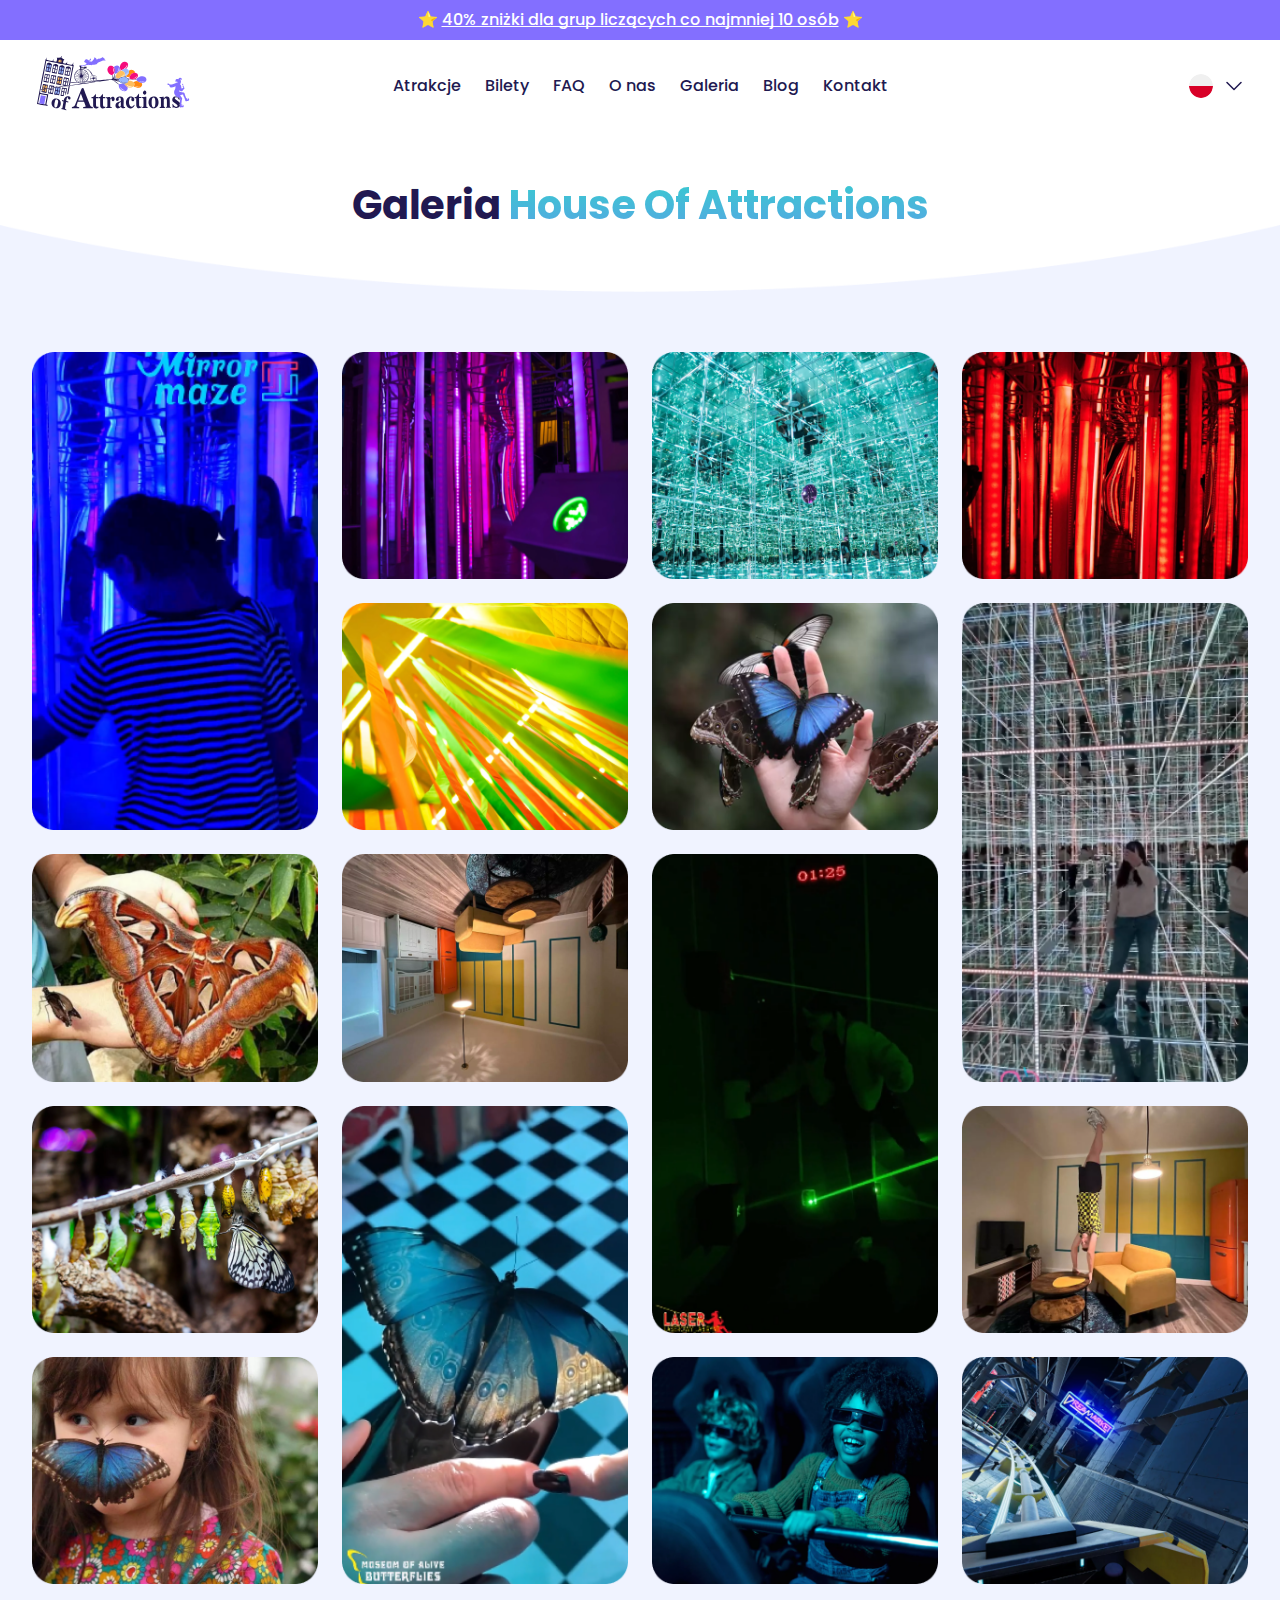
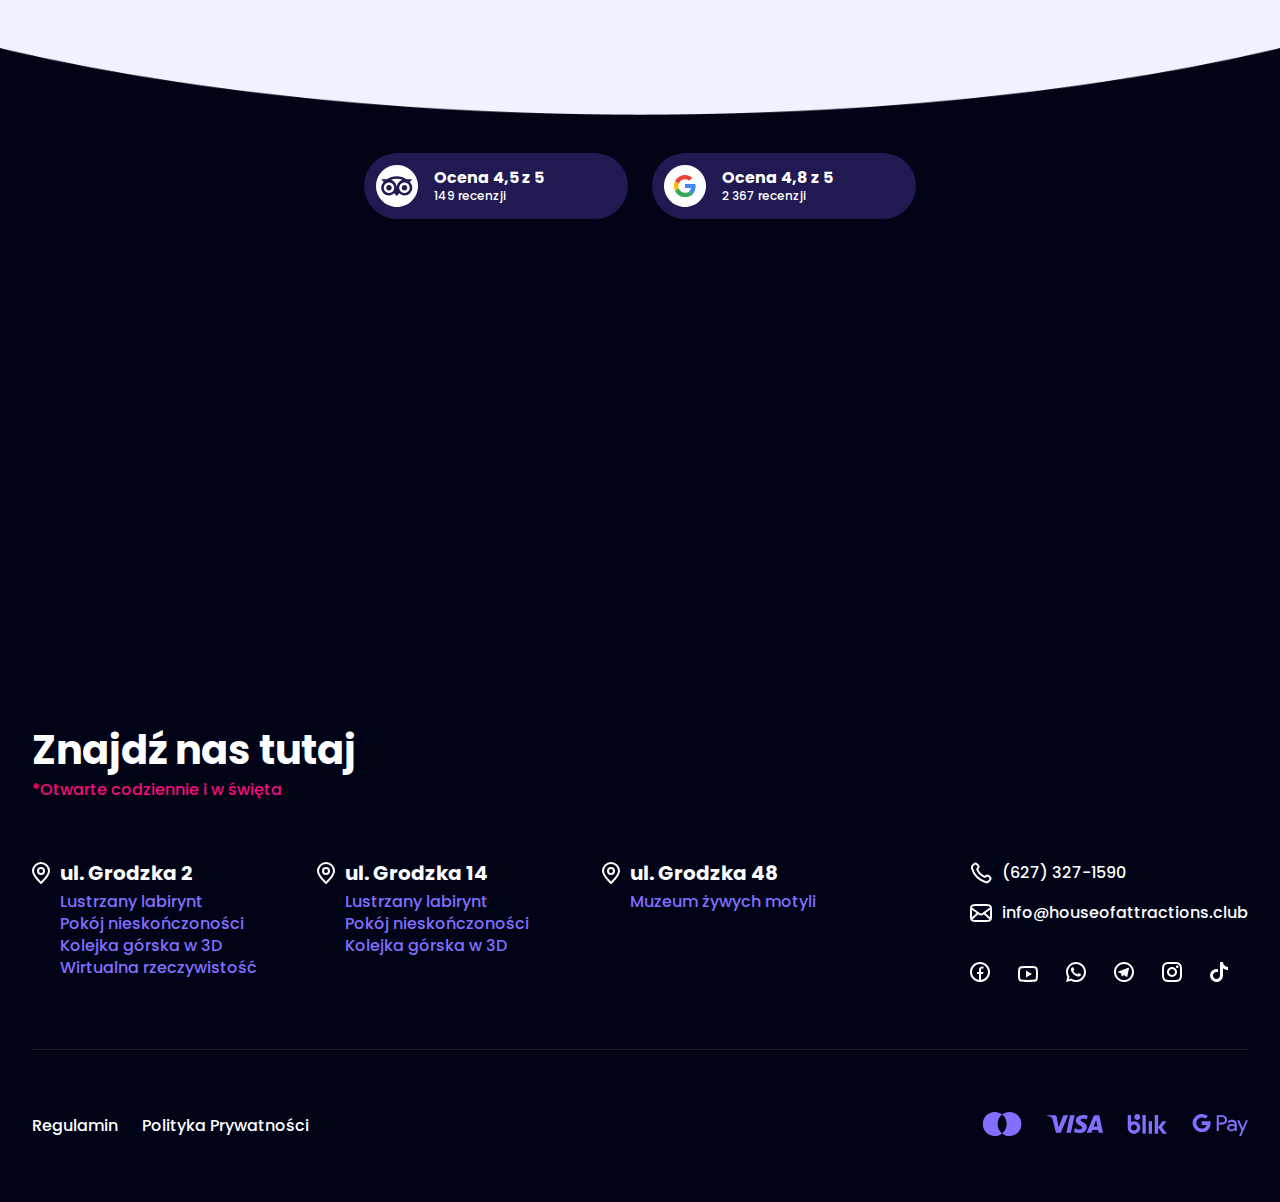
<file: galery.html>
<!DOCTYPE html>
<html lang="pl">
<head>
    <meta charset="UTF-8">
    <meta name="viewport" content="width=device-width, initial-scale=1.0">
    <title>Galery</title>
    <link rel="preconnect" href="https://fonts.googleapis.com">
    <link rel="preconnect" href="https://fonts.gstatic.com" crossorigin>
    <link href="https://fonts.googleapis.com/css2?family=Poppins:wght@500;700&display=swap" rel="stylesheet">
    <link rel="stylesheet" href="styles/style.css">
    <link rel="stylesheet" href="styles/header.css">
    <link rel="stylesheet" href="styles/footer.css">
</head>
<body>
    <div class="wrapper">
        <section class="banner">
            <div class="banner-info">
                <p>&#11088; <span>40% zniżki dla grup liczących co najmniej 10 osób</span> &#11088;</p>
            </div>
        </section>

        <header class="center">
            <div class="logo">
                <a href="index.html"><img src="images/logo.svg" alt="logo"></a>
            </div>
            <nav class="menu">
                <ul>
                    <li><a href="attractions.html">Atrakcje</a></li>
                    <li><a href="#">Bilety</a></li>
                    <li><a href="index.html#faq">FAQ</a></li>
                    <li><a href="#">O nas</a></li>
                    <li><a href="galery.html">Galeria</a></li>
                    <li><a href="#">Blog</a></li>
                    <li><a href="index.html#contact">Kontakt</a></li>
                </ul>
            </nav>
            <div class="right-side">
                <div class="lang dropdown">
                    <img class="flag" src="images/flag.svg" alt="flag">
                    <button onclick="myFunction()" class="dropbtn">
                        <img class="arrow" src="images/flag_arrow.svg" alt="arrow">
                    </button>
                    <div id="myDropdown" class="dropdown-content">
                        <a href="#">Polish</a>
                        <a href="#">English</a>
                        <a href="#">Russian</a>
                    </div>
                </div>
                <div class="burger">
                    <img src="images/burger.svg" alt="burger menu">
                </div>
            </div>
        </header>

        <section class="container-top">
            <h1 class="center">Galeria <span>House Of Attractions</span></h1>
            <div class="ellipse">
                <img src="images/ellipse1.png" alt="ellipse">
            </div>
        </section>

        <section class="container-galery">
            <div class="images center">
                <div class="image long1">
                    <img src="images/galery/gal1.png" alt="photo 1" class="zoom">
                </div>
                <div class="image">
                    <img src="images/galery/gal2.png" alt="photo 2" class="zoom">
                </div>
                <div class="image">
                    <img src="images/galery/gal3.png" alt="photo 3" class="zoom">
                </div>
                <div class="image">
                    <img src="images/galery/gal4.png" alt="photo 4" class="zoom">
                </div>
                <div class="image">
                    <img src="images/galery/gal5.png" alt="photo 5" class="zoom">
                </div>
                <div class="image">
                    <img src="images/galery/gal6.png" alt="photo 6" class="zoom">
                </div>
                <div class="image long7">
                    <img src="images/galery/gal7.png" alt="photo 7" class="zoom">
                </div>
                <div class="image">
                    <img src="images/galery/gal8.png" alt="photo 8" class="zoom">
                </div>
                <div class="image">
                    <img src="images/galery/gal9.png" alt="photo 9" class="zoom">
                </div>
                <div class="image long10">
                    <img src="images/galery/gal10.png" alt="photo 10" class="zoom">
                </div>
                <div class="image">
                    <img src="images/galery/gal11.png" alt="photo 11" class="zoom">
                </div>
                <div class="image long12">
                    <img src="images/galery/gal12.png" alt="photo 12" class="zoom">
                </div>
                <div class="image">
                    <img src="images/galery/gal13.png" alt="photo 13" class="zoom">
                </div>
                <div class="image">
                    <img src="images/galery/gal14.png" alt="photo 14" class="zoom">
                </div>
                <div class="image">
                    <img src="images/galery/gal15.png" alt="photo 15" class="zoom">
                </div>
                <div class="image">
                    <img src="images/galery/gal16.png" alt="photo 16" class="zoom">
                </div>
            </div>
            <div class="ellipse">
                <img src="images/ellipse4.png" alt="ellipse">
            </div>
        </section>

        <footer>
            <div class="map center">
                <div class="rating">
                    <div class="rat">
                        <img src="images/rating1.svg" alt="TripAdvisor">
                        <div class="info">
                            <h6>Ocena 4,5 z 5</h6>
                            <p>149 recenzji</p>
                        </div>
                    </div>
                    <div class="rat">
                        <img src="images/rating2.svg" alt="Google">
                        <div class="info">
                            <h6>Ocena 4,8 z 5</h6>
                            <p>2 367 recenzji</p>
                        </div>
                    </div>
                </div>
                <iframe src="https://www.google.com/maps/embed?pb=!1m18!1m12!1m3!1d1280.7003236898875!2d19.937184235325773!3d50.06005799699964!2m3!1f0!2f0!3f0!3m2!1i1024!2i768!4f13.1!3m3!1m2!1s0x47165b34c711cbd9%3A0x20271baf5c1b40cb!2sHouse%20of%20Attractions!5e0!3m2!1sru!2sby!4v1713712581467!5m2!1sru!2sby" width="600" height="450" style="border:0;" allowfullscreen="" loading="lazy" referrerpolicy="no-referrer-when-downgrade"></iframe>
            </div>
            <div class="footer-info center">
                <h1>Znajdź nas tutaj</h1>
                <p>*Otwarte codziennie i w święta</p>
                <div class="contacts">
                    <div class="addresses">
                        <div class="addr">
                            <div class="subtitle">
                                <img src="images/address.svg" alt="address">
                                <h6>ul. Grodzka 2</h6>
                            </div>
                            <ul>
                                <li><a href="#">Lustrzany labirynt</a></li>
                                <li><a href="#">Pokój nieskończoności</a></li>
                                <li><a href="#">Kolejka górska w 3D</a></li>
                                <li><a href="#">Wirtualna rzeczywistość</a></li>
                            </ul>
                        </div>
                        <div class="addr">
                            <div class="subtitle">
                                <img src="images/address.svg" alt="address">
                                <h6>ul. Grodzka 14</h6>
                            </div>
                            <ul>
                                <li><a href="#">Lustrzany labirynt</a></li>
                                <li><a href="#">Pokój nieskończoności</a></li>
                                <li><a href="#">Kolejka górska w 3D</a></li>
                            </ul>
                        </div>
                        <div class="addr">
                            <div class="subtitle">
                                <img src="images/address.svg" alt="address">
                                <h6>ul. Grodzka 48</h6>
                            </div>
                            <ul>
                                <li><a href="#">Muzeum żywych motyli</a></li>
                            </ul>
                        </div>
                    </div>
                    <div class="social">
                        <div class="phone">
                            <img src="images/phone.svg" alt="phone">
                            <a>(627) 327-1590</a>
                        </div>
                        <div class="email">
                            <img src="images/email.svg" alt="email">
                            <a>info@houseofattractions.club</a>
                        </div>
                        <div class="links">
                            <a href="#"><img src="images/soc1.svg" alt="soc 1"></a>
                            <a href="#"><img src="images/soc2.svg" alt="soc 2"></a>
                            <a href="#"><img src="images/soc3.svg" alt="soc 3"></a>
                            <a href="#"><img src="images/soc4.svg" alt="soc 4"></a>
                            <a href="#"><img src="images/soc5.svg" alt="soc 5"></a>
                            <a href="#"><img src="images/soc6.svg" alt="soc 6"></a>
                        </div>
                    </div>
                </div>
                <div class="other-info">
                    <div class="privacy">
                        <a href="#">Regulamin</a>
                        <a href="#">Polityka Prywatności</a>
                    </div>
                    <div class="pay">
                        <a href="#"><img src="images/pay1.svg" alt="pay 1"></a>
                        <a href="#"><img src="images/pay2.svg" alt="pay 2"></a>
                        <a href="#"><img src="images/pay3.svg" alt="pay 3"></a>
                        <a href="#"><img src="images/pay4.svg" alt="pay 4"></a>
                    </div>
                </div>
            </div>
        </footer>
    </div>


    <script src="js/script.js"></script>
    <script src="js/script_atr.js"></script>
</body>
</html>
</file>
<file: styles/style.css>
html, body, div, span, applet, object, iframe,
h1, h2, h3, h4, h5, h6, p, blockquote, pre,
a, abbr, acronym, address, big, cite, code,
del, dfn, em, img, ins, kbd, q, s, samp,
small, strike, strong, sub, sup, tt, var,
b, u, i, center,
dl, dt, dd, ol, ul, li,
fieldset, form, label, legend,
table, caption, tbody, tfoot, thead, tr, th, td,
article, aside, canvas, details, embed, 
figure, figcaption, footer, header, hgroup, 
menu, nav, output, ruby, section, summary,
time, mark, audio, video {
	margin: 0;
	padding: 0;
	border: 0;
	font-size: 100%;
	font: inherit;
	vertical-align: baseline;
}
/* HTML5 display-role reset for older browsers */
article, aside, details, figcaption, figure, 
footer, header, hgroup, menu, nav, section {
	display: block;
}
body {
	line-height: 1;
}
ol, ul {
	list-style: none;
}
blockquote, q {
	quotes: none;
}
blockquote:before, blockquote:after,
q:before, q:after {
	content: '';
	content: none;
}
table {
	border-collapse: collapse;
	border-spacing: 0;
}



.wrapper{
    max-width: 1440px;
    width: 100%;
    margin: 0 auto;
}

.center{
    max-width: 1296px;
    width: 100%;
    margin: 0 auto;
}

body{
    font-family: 'Poppins', sans-serif;
}

.ellipse img{
    width: 100%;
    max-width: 100%;
}

/* Banner */

.banner{
    background-color: #836fff;
    padding: 12px 0;
    text-align: center;
}

.banner .banner-info p{
    font-weight: 500;
    font-size: 16px;
    color: #fff;
}

.banner .banner-info p span{
    text-decoration: underline;
    -webkit-text-decoration-skip-ink: none;
            text-decoration-skip-ink: none;
}

/* Container First */

.container-first{
    border-radius: 24px;
    background-image: url(../images/head_bg.png);
    margin-bottom: 64px;
    background-size: cover;
    background-position: center;
}

.container-first .dark{
    background-color: rgba(33, 25, 81, 0.6);
    padding: 162px 0px;
    border-radius: 24px;
    text-align: center;
}

.container-first .dark h2{
    font-weight: 700;
    font-size: 64px;
    line-height: 100%;
    background: -o-radial-gradient(30.53%  -104.69%, 534.75% 345.06%, rgb(21, 245, 186) 0%, rgb(131, 111, 255) 100%);
    background: radial-gradient(534.75% 345.06% at 30.53%  -104.69%, rgb(21, 245, 186) 0%, rgb(131, 111, 255) 100%);
    background-clip: text;
    -webkit-background-clip: text;
    -webkit-text-fill-color: transparent;
    padding-bottom: 12px;
}

.container-first .dark h3{
    font-weight: 700;
    font-size: 64px;
    line-height: 100%;
    color: #fff;
    margin-bottom: 24px;
}

.container-first .dark p{
    font-weight: 500;
    font-size: 16px;
    color: #fff;
    margin-bottom: 42px;
    line-height: normal;
}

.container-first .dark .ticket-btn a{
    font-weight: 700;
    font-size: 20px;
    color: #fff;
    text-decoration: none;
    background-color: #21c850;
    padding: 16px 42px;
    border-radius: 10px;
    display: inline-block;
}

.container-first .dark .ticket-btn a:hover{
    background: -o-radial-gradient(51.85% 0%, 69.92% 154.04%, rgb(75, 255, 190) 0%, rgb(33, 200, 80) 100%);
    background: radial-gradient(69.92% 154.04% at 51.85% 0%, rgb(75, 255, 190) 0%, rgb(33, 200, 80) 100%);
    -webkit-transition: 0.8s;
    -o-transition: 0.8s;
    transition: 0.8s;
}

.container-first .dark .ticket-btn a img{
    margin-right: 10px;
    vertical-align: text-bottom;
}

/* Container Advantages */

.container-advantages .adv h6{
    font-weight: 700;
    font-size: 24px;
    color: #211951;
    margin: 7px 0;
}

.container-advantages .adv p{
    font-weight: 500;
    font-size: 16px;
}

.container-advantages .advantages{
    display: -ms-grid;
    display: grid;
    -ms-grid-columns: 251px 24px 251px 24px 251px 24px 251px;
    grid-template-columns: 251px 251px 251px 251px;
    -ms-grid-rows: 211px;
    grid-template-rows: 211px;
    -webkit-column-gap: 24px;
       -moz-column-gap: 24px;
            column-gap: 24px;
    text-align: center;
    -webkit-box-pack: center;
        -ms-flex-pack: center;
            justify-content: center;
}

.container-advantages .advantages > *:nth-child(1){
	-ms-grid-row: 1;
	-ms-grid-column: 1;
}

.container-advantages .advantages > *:nth-child(2){
	-ms-grid-row: 1;
	-ms-grid-column: 3;
}

.container-advantages .advantages > *:nth-child(3){
	-ms-grid-row: 1;
	-ms-grid-column: 5;
}

.container-advantages .advantages > *:nth-child(4){
	-ms-grid-row: 1;
	-ms-grid-column: 7;
}

.container-advantages.color{
    background-color: #f0f3ff;
    margin-top: -5px;
}

/* Container Slider */

.container-slider{
    background-color: #f0f3ff;
    margin-top: -5px;
}

.container-slider .swiper h2{
    font-weight: 700;
    font-size: 40px;
    text-transform: capitalize;
    text-align: center;
    color: #211951;
    margin-bottom: 42px;
    margin-top: 24px;
}

.container-slider .swiper h2 span{
    background: -o-radial-gradient(30.53%  -104.69%, 534.75% 345.06%, rgb(21, 245, 186) 0%, rgb(131, 111, 255) 100%);
    background: radial-gradient(534.75% 345.06% at 30.53%  -104.69%, rgb(21, 245, 186) 0%, rgb(131, 111, 255) 100%);
    background-clip: text;
    -webkit-background-clip: text;
    -webkit-text-fill-color: transparent;
}

.container-slider .swiper .swiper-wrapper .swiper-slide .descr{
    position: absolute;
    bottom: 0;
    padding: 24px;
    text-align: center;
    left: 14.5px;
    right: 14.5px;
}

.container-slider .swiper .swiper-wrapper .swiper-slide .descr p{
    font-weight: 700;
    font-size: 24px;
    text-transform: capitalize;
    color: #fff;
}

.container-slider .swiper .swiper-wrapper{
    display: -webkit-box;
    display: -ms-flexbox;
    display: flex;
    -webkit-box-pack: justify;
        -ms-flex-pack: justify;
            justify-content: space-between;
    -webkit-box-align: center;
        -ms-flex-align: center;
            align-items: center;
    cursor: pointer;
}

.container-slider .swiper .swiper-wrapper .swiper-slide img{
    display: block;
    width: 100%;
    height: 100%;
}

.container-slider .swiper .swiper-wrapper .swiper-slide{
    position: relative;
}

.container-slider .swiper-pagination-bullet{
    background: rgba(131, 111, 255, 0.5);
}

.container-slider .swiper-pagination-bullet-active{
    background: #836fff;
}

.container-slider .swiper .swiper-pagination{
    position: relative;
    bottom: 0;
    margin-top: 42px;
}

.container-slider .ellipse{
    margin-top: 64px;
}

/* Container FAQ */

.container-faq{
    padding: 64px 0;
    margin-top: -5px;
    background-color: #fff;
}

.container-faq>h2{
    font-weight: 700;
    font-size: 40px;
    text-align: center;
    color: #211951;
    margin-bottom: 42px;
}

.container-faq>h2 span{
    background: -o-radial-gradient(30.53%  -104.69%, 534.75% 345.06%, rgb(21, 245, 186) 0%, rgb(131, 111, 255) 100%);
    background: radial-gradient(534.75% 345.06% at 30.53%  -104.69%, rgb(21, 245, 186) 0%, rgb(131, 111, 255) 100%);
    background-clip: text;
    -webkit-background-clip: text;
    -webkit-text-fill-color: transparent;
}

.container-faq .faq .question .question-info h5{
    font-weight: 700;
    font-size: 20px;
    color: #211951;
}

.container-faq .faq .question .question-info p{
    font-weight: 500;
    font-size: 20px;
    line-height: 140%;
    color: #211951;
    margin-top: 24px;
}

.container-faq .faq .question{
    padding: 24px;
    border-bottom: 1px solid rgba(131, 111, 255, 0.25);
    display: -ms-grid;
    display: grid;
    -ms-grid-columns: 786px 22px;
    grid-template-columns: 786px 22px;
    width: -webkit-fit-content;
    width: -moz-fit-content;
    width: fit-content;
    margin: 0 auto;
}

.container-faq .faq .question:last-child{
    border-bottom: none;
}

.container-faq .faq .question .question-info p.answer-hide{
    display: none;
}

.container-faq .faq .question .question-info h5.answer-open{
    color: #836fff;
}

.container-faq .faq .question .plus{
    width: 22px;
    height: 22px;
    background-image: url(../images/plus.svg);
    cursor: pointer;
}

.container-faq .faq .question .plus.close{
    background-image: url(../images/close.svg);
}

/* Container Contact */

.container-contact{
    background-color: #f0f3ff;
}

.container-contact .contact-form{
    padding: 64px 0;
}

.container-contact .contact-form h2{
    font-weight: 700;
    font-size: 40px;
    text-align: center;
    color: #211951;
    margin-bottom: 42px;
}

.container-contact .contact-form form{
    width: 856px;
    margin: 0 auto;
    border-radius: 24px;
    padding: 24px;
    background-color: #fff;
}

.container-contact .contact-form form label{
    font-weight: 700;
    font-size: 16px;
    line-height: 160%;
    color: #211951;
    display: block;
    margin-bottom: 12px;
}

.container-contact .contact-form form label.agree{
    font-weight: 500;
    display: inline;
}

.container-contact .contact-form form label.agree a{
    color: #836fff;
    -webkit-text-decoration-skip-ink: none;
            text-decoration-skip-ink: none;
}

.container-contact .contact-form form input::-webkit-input-placeholder, .container-contact .contact-form form textarea::-webkit-input-placeholder{
    font-weight: 500;
    font-size: 16px;
    line-height: 160%;
    color: rgba(33, 25, 81, 0.25);
    font-family: 'Poppins';
}

.container-contact .contact-form form input::-moz-placeholder, .container-contact .contact-form form textarea::-moz-placeholder{
    font-weight: 500;
    font-size: 16px;
    line-height: 160%;
    color: rgba(33, 25, 81, 0.25);
    font-family: 'Poppins';
}

.container-contact .contact-form form input:-ms-input-placeholder, .container-contact .contact-form form textarea:-ms-input-placeholder{
    font-weight: 500;
    font-size: 16px;
    line-height: 160%;
    color: rgba(33, 25, 81, 0.25);
    font-family: 'Poppins';
}

.container-contact .contact-form form input::-ms-input-placeholder, .container-contact .contact-form form textarea::-ms-input-placeholder{
    font-weight: 500;
    font-size: 16px;
    line-height: 160%;
    color: rgba(33, 25, 81, 0.25);
    font-family: 'Poppins';
}

.container-contact .contact-form form input::placeholder,
.container-contact .contact-form form textarea::placeholder{
    font-weight: 500;
    font-size: 16px;
    line-height: 160%;
    color: rgba(33, 25, 81, 0.25);
    font-family: 'Poppins';
}

.container-contact .contact-form form input,
.container-contact .contact-form form textarea{
    font-weight: 500;
    font-size: 16px;
    line-height: 160%;
    font-family: 'Poppins';
    border: 1px solid rgba(33, 25, 81, 0.25);
    border-radius: 10px;
    padding: 16px 24px;
    width: calc(100% - 48px);
}

.container-contact .contact-form form input.agree{
    width: auto;
}

.container-contact .contact-form form textarea{
    height: 208px;
}

.container-contact .contact-form form .name{
    display: -ms-grid;
    display: grid;
    -ms-grid-columns: calc(50% - 12px) 24px calc(50% - 12px);
    grid-template-columns: calc(50% - 12px) calc(50% - 12px);  
    -webkit-column-gap: 24px;  
       -moz-column-gap: 24px;  
            column-gap: 24px; 
}

.container-contact .contact-form form>div{
    margin-bottom: 24px;
}

.container-contact .contact-form form button{
    font-weight: 700;
    font-size: 20px;
    font-family: 'Poppins';
    color: #211951;
    border: 1px solid rgba(33, 25, 81, 0.25);
    border-radius: 10px;
    background-color: #fff;
    padding: 16px 42px;
    width: 100%;
    cursor: pointer;
}

.container-contact .contact-form form button:hover{
    background-color: rgba(33, 25, 81, 0.1);
    -webkit-transition: 0.8s;
    -o-transition: 0.8s;
    transition: 0.8s;
}

/* Container Top */

.container-top h1{
    font-weight: 700;
    font-size: 40px;
    text-align: center;
    color: #211951;
    margin-top: 54px;
}

.container-top h1 span{
    background: -o-radial-gradient(30.53%  -104.69%, 534.75% 345.06%, rgb(21, 245, 186) 0%, rgb(131, 111, 255) 100%);
    background: radial-gradient(534.75% 345.06% at 30.53%  -104.69%, rgb(21, 245, 186) 0%, rgb(131, 111, 255) 100%);
    background-clip: text;
    -webkit-background-clip: text;
    -webkit-text-fill-color: transparent;
}

/* Container Attractions */

.container-attractions{
    background-color: #f0f3ff;
    margin-top: -5px;
}

.container-attractions nav{
    padding-top: 22px;
    text-align: center;
}

.container-attractions nav p{
    background-color: #fff;
    border-radius: 100px;
    padding: 12px 24px;
    font-weight: 500;
    font-size: 16px;
    line-height: 140%;
    color: #211951;
    display: inline-block;
    cursor: pointer;
    margin-bottom: 12px;
}

.container-attractions nav p.active{
    background-color: #836fff;
    color: #fff;
}

.container-attractions .places .place.left{
    display: -ms-grid;
    display: grid;
    -ms-grid-columns: 636px 68px 1fr;
    grid-template-columns: 636px 1fr;
    -webkit-column-gap: 68px;
       -moz-column-gap: 68px;
            column-gap: 68px;
    padding-top: 64px;
}

.container-attractions .places .place.right{
    display: -ms-grid;
    display: grid;
    -ms-grid-columns: 1fr 68px 636px;
    grid-template-columns: 1fr 636px;
    -webkit-column-gap: 68px;
       -moz-column-gap: 68px;
            column-gap: 68px;
    padding-top: 64px;
}

.container-attractions .places .place .swiper{
    width: 636px;
}

.container-attractions .places .place .swiper .swiper-wrapper .swiper-slide img{
    width: 100%;
    max-width: 100%;
}

.container-attractions .swiper-pagination-bullet{
    background-color: #fff;
}

.container-attractions .swiper-button-next, 
.container-attractions .swiper-button-prev{
    color: #fff;
}

.container-attractions .swiper-button-next:after, .swiper-button-prev:after{
    font-size: 30px;
}

.container-attractions .places .place .descr h6{
    font-weight: 700;
    font-size: 24px;
    text-transform: capitalize;
    color: #211951;
    margin-bottom: 12px;
}

.container-attractions .places .place .descr p{
    font-weight: 500;
    font-size: 16px;
    line-height: 140%;
    color: #211951;
    margin-bottom: 42px;
}

.container-attractions .places .place .descr .ticket-btn a{
    background-color: #21c850;
    border-radius: 10px;
    padding: 16px 42px;
    font-weight: 700;
    font-size: 20px;
    color: #fff;
    text-decoration: none;
}

.container-attractions .places .place .descr .ticket-btn a:hover{
    background: -o-radial-gradient(51.85% 0%, 69.92% 154.04%, rgb(75, 255, 190) 0%, rgb(33, 200, 80) 100%);
    background: radial-gradient(69.92% 154.04% at 51.85% 0%, rgb(75, 255, 190) 0%, rgb(33, 200, 80) 100%);
    -webkit-transition: 0.8s;
    -o-transition: 0.8s;
    transition: 0.8s;
}

.container-attractions .places .place .descr .ticket-btn a img{
    margin-right: 10px;
    vertical-align: text-bottom;
}

.container-attractions .places .place .descr{
    -ms-flex-item-align: center;
        -ms-grid-row-align: center;
        align-self: center;
}

.container-attractions .places .place.unshow{
    display: none;
}

.container-attractions .ellipse{
    padding-top: 64px;
}

/* Container Galery */

.container-galery{
    background-color: #f0f3ff;
    margin-top: -5px;
}

.container-galery .images{
    padding-top: 22px;
    display: -ms-grid;
    display: grid;
    -ms-grid-columns: 1fr 24px 1fr 24px 1fr 24px 1fr;
    grid-template-columns: 1fr 1fr 1fr 1fr;
    -webkit-column-gap: 24px;
       -moz-column-gap: 24px;
            column-gap: 24px;
    row-gap: 24px;
}

.container-galery .images .image img{
    width: 100%;
    max-width: 100%;
    height: 100%;
}

.container-galery .images .image.long1{
    -ms-grid-row: 1;
    -ms-grid-row-span: 2;
    grid-row: 1 / span 2;
}

.container-galery .images .image.long7{
    -ms-grid-row: 2;
    -ms-grid-row-span: 2;
    grid-row: 2 / span 2;
    -ms-grid-column: 4;
    grid-column: 4;
}

.container-galery .images .image.long10{
    -ms-grid-row: 3;
    -ms-grid-row-span: 2;
    grid-row: 3 / span 2;
    -ms-grid-column: 3;
    grid-column: 3;
}

.container-galery .images .image.long12{
    -ms-grid-row: 4;
    -ms-grid-row-span: 2;
    grid-row: 4 / span 2;
    -ms-grid-column: 2;
    grid-column: 2;
}

.container-galery .zoom{
    -webkit-transition: -webkit-transform ease-in-out 0.3s;
    transition: -webkit-transform ease-in-out 0.3s;
    -o-transition: transform ease-in-out 0.3s;
    transition: transform ease-in-out 0.3s;
    transition: transform ease-in-out 0.3s, -webkit-transform ease-in-out 0.3s;
}

.container-galery .zoom:hover{
    -webkit-transform: scale(1.2);
        -ms-transform: scale(1.2);
            transform: scale(1.2);
}

.container-galery .ellipse{
    padding-top: 64px;
}

/* Container About us */

.container-about{
    background-color: #f0f3ff;
}

.container-about .about-us{
    padding-top: 64px;
    display: -ms-grid;
    display: grid;
    -ms-grid-columns: 636px 66px 552px;
    grid-template-columns: 636px 552px;
    -webkit-column-gap: 66px;
       -moz-column-gap: 66px;
            column-gap: 66px;
    margin-bottom: 64px;
}

.container-about .about-us .video-play .video{
    width: 100%;
    max-width: 100%;
}

.container-about .about-us .video-play{
    position: relative;
    height: -webkit-fit-content;
    height: -moz-fit-content;
    height: fit-content;
}

.container-about .about-us .video-play .play{
    border-radius: 100px;
    background-color: #fff;
    padding: 42px;
    width: 40px;
    height: 40px;
    -webkit-box-shadow: 0 6px 12px 0 rgba(33, 25, 81, 0.5);
            box-shadow: 0 6px 12px 0 rgba(33, 25, 81, 0.5);
    text-align: center;
    cursor: pointer;
    position: absolute;
    top: calc(50% - 62px);
    left: calc(50% - 62px);
}

.container-about .about-us .about-info{
    -ms-flex-item-align: center;
        -ms-grid-row-align: center;
        align-self: center;
}

.container-about .about-us .about-info>h6{
    font-weight: 700;
    font-size: 24px;
    text-transform: capitalize;
    color: #211951;
    margin-bottom: 12px;
}

.container-about .about-us .about-info>p{
    font-weight: 500;
    font-size: 16px;
    line-height: 140%;
    color: #211951;
    margin-bottom: 36px;
}

.container-about .about-us .about-info .rating .rat .info h6{
    font-weight: 700;
    font-size: 16px;
    line-height: 120%;
    color: #fff;
    margin-bottom: 2px;
}

.container-about .about-us .about-info .rating .rat .info p{
    font-weight: 500;
    font-size: 12px;
    line-height: 120%;
    color: #fff;
}

.container-about .about-us .about-info .rating .rat{
    background-color: #836fff;
    border-radius: 100px;
    padding: 12px;
    display: -webkit-box;
    display: -ms-flexbox;
    display: flex;
    width: 240px;
    -webkit-box-align: center;
        -ms-flex-align: center;
            align-items: center;
}

.container-about .about-us .about-info .rating .rat .info{
    margin-left: 16px;
}

.container-about .about-us .about-info .rating{
    display: -webkit-box;
    display: -ms-flexbox;
    display: flex;
    -webkit-box-pack: justify;
        -ms-flex-pack: justify;
            justify-content: space-between;
}





@media screen and (max-width: 1296px){
    .center{
        width: 95%;
    }
    .container-advantages .advantages {
        -ms-grid-columns: 1fr 2% 1fr 2% 1fr 2% 1fr;
        grid-template-columns: 1fr 1fr 1fr 1fr;
        -webkit-column-gap: 2%;
           -moz-column-gap: 2%;
                column-gap: 2%;
    }
    .container-slider .swiper .swiper-wrapper .swiper-slide .descr{
        left: 2%;
        right: 2%;
    }
    .container-slider .swiper .swiper-wrapper .swiper-slide .descr p{
        font-size: 20px;
    }
    .container-attractions .places .place.left,
    .container-attractions .places .place.right{
        -ms-grid-columns: 1fr 4% 1fr;
        grid-template-columns: 1fr 1fr;
        -webkit-column-gap: 4%;
           -moz-column-gap: 4%;
                column-gap: 4%;
    }
    .container-attractions .places .place .swiper{
        width: 100%;
    }
    .container-about .about-us{
        -ms-grid-columns: 1fr 3% 1fr;
        grid-template-columns: 1fr 1fr;
        -webkit-column-gap: 3%;
           -moz-column-gap: 3%;
                column-gap: 3%;
    }
    .container-about .about-us .video-play .play{
        padding: 30px;
        top: calc(50% - 50px);
        left: calc(50% - 50px);
    }
    .container-about .about-us .about-info .rating .rat{
        width: 210px;
    }
}

@media screen and (max-width: 1024px){
    .container-first .dark h2,
    .container-first .dark h3{
        font-size: 54px;
    }
    .container-advantages .adv h6{
        font-size: 20px;
    }
    .container-advantages .adv p{
        font-size: 15px;
    }
    .container-slider .swiper .swiper-wrapper .swiper-slide .descr{
        padding: 24px 0;
    }
    .container-slider .swiper .swiper-wrapper .swiper-slide .descr p{
        font-size: 18px;
    }
    .container-slider .swiper h2,
    .container-faq>h2,
    .container-contact .contact-form h2,
    .container-top h1{
        font-size: 34px;
    }
    .container-faq .faq .question{
        -ms-grid-columns: 1fr 24px 22px;
        grid-template-columns: 1fr 22px;
        width: auto;
        -webkit-column-gap: 24px;
           -moz-column-gap: 24px;
                column-gap: 24px;
    }
    .container-contact .contact-form form{
        width: calc(100% - 48px);
    }
    .container-top h1{
        margin-top: 40px;
    }
    .container-attractions .places .place.left,
    .container-attractions .places .place.place.right{
        padding-top: 50px;
    }
    .container-attractions .places .place .descr .ticket-btn a{
        font-size: 18px;
        padding: 12px 42px;
    }
    .container-attractions .places .place .descr p{
        margin-bottom: 30px;
    }
    .container-attractions .swiper-horizontal>.swiper-pagination-bullets, .swiper-pagination-bullets.swiper-pagination-horizontal, .swiper-pagination-custom, .swiper-pagination-fraction{
        bottom: var(--swiper-pagination-bottom, 25px);
    }
    .container-galery .images{
        -ms-grid-columns: 1fr 1fr 1fr;
        grid-template-columns: 1fr 1fr 1fr;
    }
    .container-galery .images .image.long7{
        -ms-grid-column: 3;
        grid-column: 3;
    }
    .container-galery .images .image.long10{
        grid-column: auto;
    }
    .container-about .about-us .about-info>p{
        margin-bottom: 25px;
    }
    .container-about .about-us{
        -ms-grid-columns: 1fr;
        grid-template-columns: 1fr;
        row-gap: 40px;
    }
    .container-about .about-us .about-info .rating .rat{
        width: 200px;
        margin: 0 5px;
    }
    .container-about .about-us .about-info .rating{
        -webkit-box-pack: center;
            -ms-flex-pack: center;
                justify-content: center;
    }
}

@media screen and (max-width: 900px){
    .banner{
        display: none;
    }
    .container-galery .zoom:hover{
        -webkit-transform: none;
            -ms-transform: none;
                transform: none;
    }
}

@media screen and (max-width: 768px){
    .container-first .dark h2,
    .container-first .dark h3{
        font-size: 44px;
    }
    .container-first .dark .ticket-btn a{
        font-weight: 500;
        font-size: 18px;
    }
    .container-first .dark{
        padding: 130px 16px;
        text-align: start;
    }
    .container-first .dark .ticket-btn{
        text-align: center;
    }
    .container-advantages .advantages {
        -ms-grid-rows: 1fr 1fr;
        grid-template-rows: 1fr 1fr;
        -ms-grid-columns: 1fr 1fr;
        grid-template-columns: 1fr 1fr;
        padding-bottom: 12px;
    }
    .container-advantages .advantages > *:nth-child(1) {
		-ms-grid-row: 1;
		-ms-grid-column: 1;
    }
    .container-advantages .advantages > *:nth-child(2) {
		-ms-grid-row: 1;
		-ms-grid-column: 2;
    }
    .container-advantages .advantages > *:nth-child(3) {
		-ms-grid-row: 2;
		-ms-grid-column: 1;
    }
    .container-advantages .advantages > *:nth-child(4) {
		-ms-grid-row: 2;
		-ms-grid-column: 2;
    }
    .container-advantages .adv:nth-child(2){
        -webkit-box-ordinal-group: 5;
            -ms-flex-order: 4;
                order: 4;
    }
    .container-advantages .adv:nth-child(3){
        -webkit-box-ordinal-group: 4;
            -ms-flex-order: 3;
                order: 3;
    }
    .container-slider .swiper .swiper-wrapper .swiper-slide .descr p{
        font-size: 15px;
    }
    .container-slider .swiper h2,
    .container-faq>h2,
    .container-contact .contact-form h2,
    .container-top h1{
        font-size: 30px;
    }
    .container-attractions .places .place.left, 
    .container-attractions .places .place.right{
        -ms-grid-columns: 1fr;
        grid-template-columns: 1fr;
    }
    .container-attractions .places .place .swiper{
        margin-bottom: 20px;
    }
    .container-attractions .places .place .descr .ticket-btn{
        text-align: center;
    }
    .container-attractions .places .place.place.right .descr{
        -webkit-box-ordinal-group: 2;
            -ms-flex-order: 1;
                order: 1;
    }
    .container-galery .images{
        -ms-grid-columns: 1fr 1fr;
        grid-template-columns: 1fr 1fr;
    }
    .container-galery .images .image.long7{
        -ms-grid-column: 2;
        grid-column: 2;
    }
}

@media screen and (max-width: 600px){
    .container-first .dark h2,
    .container-first .dark h3{
        font-size: 38px;
    }
    .container-first .dark h2{
        padding-bottom: 4px;
    }
    .container-first .dark h3{
        margin-bottom: 12px;
    }
    .container-first .dark{
        padding: 100px 16px;
    }
    .container-first .dark .ticket-btn a img{
        display: none;
    }
    .container-first{
        margin-bottom: 42px;
    }
    .container-advantages .adv h6{
        font-size: 18px;
    }
    .container-advantages .adv p{
        font-size: 14px;
    }
    .container-advantages .ellipse img{
        margin-top: 24px;
    }
    .container-slider .ellipse{
        margin-top: 24px;
    }
    .container-faq .faq .question .question-info h5,
    .container-faq .faq .question .question-info p{
        font-size: 18px;
    }
    .container-faq{
        padding: 34px 0;
    }
    .container-contact .contact-form form .name{
        -ms-grid-columns: 100%;
        grid-template-columns: 100%;
    }
    .container-contact .contact-form form .name div:first-child{
        margin-bottom: 24px;
    }
    .container-contact .contact-form form button{
        font-size: 18px;
    }
    .container-contact .contact-form{
        padding: 24px 0;
    }
    .container-attractions .places .place.left,
    .container-attractions .places .place.place.right{
        padding-top: 42px;
    }
    .container-attractions nav p{
        font-size: 14px;
    }
    .swiper-button-next, 
    .swiper-button-prev{
        display: none;
    }
    .container-attractions .places .place .descr h6{
        font-size: 20px;
    }
    .container-about .about-us .about-info>h6{
        font-size: 20px;
    }
    .container-about .about-us .about-info .rating{
        display: -ms-grid;
        display: grid;
        row-gap: 12px;
    }
    .container-about .about-us .about-info .rating .rat{
        margin: 0;
    }
    .container-about .about-us{
        margin-bottom: 20px;
    }
    .container-about .about-us .video-play .play{
        padding: 15px;
        top: calc(50% - 35px);
        left: calc(50% - 35px);
    }
    .container-about .about-us .video-play .play img{
        height: 80%;
        padding-left: 5px;
        padding-top: 3px;
    }
}

@media screen and (max-width: 450px){
    .container-first .dark h2,
    .container-first .dark h3{
        font-size: 32px;
    }
    .container-first .dark .ticket-btn a{
        font-size: 16px;
    }
    .container-first .dark{
        padding: 64px 16px;
    }
    .container-advantages .advantages{
        -webkit-column-gap: 24px;
           -moz-column-gap: 24px;
                column-gap: 24px;
    }
    .container-advantages .adv img{
        width: 100px;
    }
    .container-slider .swiper h2,
    .container-faq>h2,
    .container-contact .contact-form h2,
    .container-top h1{
        font-size: 24px;
    }
    .container-faq .faq .question .question-info h5,
    .container-faq .faq .question .question-info p{
        font-size: 16px;
    }
    .container-faq{
        padding: 20px 0;
    }
    .container-contact .contact-form form button{
        font-size: 16px;
    }
    .container-attractions nav p{
        font-size: 12px;
        padding: 10px 15px;
    }
    .container-galery .images{
        -webkit-column-gap: 18px;
           -moz-column-gap: 18px;
                column-gap: 18px;
        row-gap: 18px;
    }
    .container-galery .ellipse{
        padding-top: 40px;
    }
    .container-top h1{
        margin-top: 22px;
    }
    .container-about .about-us{
        padding-top: 40px;
    }
}

@media screen and (max-width: 375px){
    .container-first .dark .ticket-btn a{
        width: calc(100% - 84px);
    }
    .container-advantages .adv h6{
        font-size: 16px;
    }
    .container-advantages .adv p{
        font-size: 12px;
    }
    .container-faq{
        padding: 12px 0;
    }
}

@media screen and (max-width: 320px){
    .container-advantages .adv img{
        width: 64px;
    }
}
</file>
<file: styles/header.css>
header .menu ul li a{
    font-weight: 500;
    font-size: 16px;
    color: #211951;
    text-decoration: none;
}

header .menu ul li a:hover{
    color: #836fff;
    -webkit-transition: 0.5s;
    -o-transition: 0.5s;
    transition: 0.5s;
}

header .menu ul{
    display: -webkit-box;
    display: -ms-flexbox;
    display: flex;
    -webkit-box-align: center;
        -ms-flex-align: center;
            align-items: center;
}

header .menu ul li{
    margin-right: 24px;
}

header .menu ul li:last-child{
    margin-right: 0;
}

header .right-side .burger{
    display: none;
}

header .right-side{
    display: -webkit-box;
    display: -ms-flexbox;
    display: flex;
    -webkit-box-align: center;
        -ms-flex-align: center;
            align-items: center;
}

header .right-side .lang{
    display: -webkit-box;
    display: -ms-flexbox;
    display: flex;
    width: 164px;
    -webkit-box-pack: end;
        -ms-flex-pack: end;
            justify-content: end;
}

header{
    display: -webkit-box;
    display: -ms-flexbox;
    display: flex;
    -webkit-box-pack: justify;
        -ms-flex-pack: justify;
            justify-content: space-between;
    -webkit-box-align: center;
        -ms-flex-align: center;
            align-items: center;
    padding: 12px 0;
}

header .right-side .lang .dropbtn {
    background-color: transparent;
    border: none;
    cursor: pointer;
    margin-left: 7px;
}

header .right-side .lang .dropbtn img{
    vertical-align: middle;
}

header .right-side .lang .dropbtn img.rotate{
    transform: rotate(180deg);
}
    
header .right-side .dropdown {
    position: relative;
}
    
header .right-side .dropdown .dropdown-content {
    display: none;
    position: absolute;
    background-color: #fff;
    -webkit-box-shadow: 0 12px 24px 0 rgba(33, 25, 81, 0.25);
            box-shadow: 0 12px 24px 0 rgba(33, 25, 81, 0.25);
    min-width: 160px;
    z-index: 1;
    right: 5px;
    top: 35px;
}

header .right-side .dropdown .dropdown-content a {
    color: #211951;
    padding: 12px 16px;
    text-decoration: none;
    display: block;
    font-weight: 500;
    font-size: 12px;
    line-height: 140%;
}
    
header .right-side .dropdown .dropdown-content a:hover {
    color: #836fff;
}
    
header .right-side .dropdown .dropdown-content.show {
    display:block;
}



@media screen and (max-width: 1024px){
    header .right-side .lang,
    header .logo img{
        width: 123px;
    }
}

@media screen and (max-width: 900px){
    header .right-side .burger{
        display: block;
        margin-left: 20px;
        height: 24px;
    }
    header .menu{
        min-height: 100vh;
        background-color: rgba(131, 111, 255, 0.85);;
        position: fixed;
        top: 0;
        left: -100%;
        z-index: 5;
        width: 85%;
        min-width: 270px;
        padding-top: 100px;
        -webkit-transition: 1s;
        -o-transition: 1s;
        transition: 1s;
    }
    header .menu.menu-show{
        left: 0%;
    }
    header .menu ul{
        display: -webkit-box;
        display: -ms-flexbox;
        display: flex;
        -webkit-box-align: center;
            -ms-flex-align: center;
                align-items: center;
        -webkit-box-orient: vertical;
        -webkit-box-direction: normal;
            -ms-flex-direction: column;
                flex-direction: column;
        -webkit-box-pack: start;
            -ms-flex-pack: start;
                justify-content: flex-start;
    }
    header .menu ul li{
        margin: 12px 0;
    }
    header .menu ul li a{
        font-weight: 700;
        font-size: 20px;
        color: #fff;
    }
    header .right-side .lang{
        width: auto;
    }
}
</file>
<file: styles/footer.css>
footer{
    background-color: #000416;
    margin-top: -5px;
    padding-bottom: 64px;
}

footer .map .rating .rat .info h6{
    font-weight: 700;
    font-size: 16px;
    line-height: 120%;
    color: #fff;
    margin-bottom: 2px;
}

footer .map .rating .rat .info p{
    font-weight: 500;
    font-size: 12px;
    line-height: 120%;
    color: #fff;
}

footer .map .rating .rat{
    background-color: #211951;
    border-radius: 100px;
    padding: 12px;
    display: -webkit-box;
    display: -ms-flexbox;
    display: flex;
    width: 240px;
    -webkit-box-align: center;
        -ms-flex-align: center;
            align-items: center;
}

footer .map .rating .rat .info{
    margin-left: 16px;
}

footer .map .rating{
    display: -webkit-box;
    display: -ms-flexbox;
    display: flex;
    -webkit-box-pack: center;
        -ms-flex-pack: center;
            justify-content: center;
    margin-bottom: 24px;
}

footer .map .rating .rat:first-child{
    margin-right: 24px;
}

footer .map iframe{
    border-radius: 24px;
    width: 100%;
    height: 420px;
}

footer .footer-info{
    margin-top: 64px;
}

footer .footer-info h1{
    font-weight: 700;
    font-size: 40px;
    color: #fff;
    margin-bottom: 12px;
}

footer .footer-info>p{
    font-weight: 500;
    font-size: 16px;
    color: #f50b7a;
    margin-bottom: 64px;
}

footer .footer-info .contacts .addresses .addr .subtitle h6{
    font-weight: 700;
    font-size: 20px;
    color: #fff;
}

footer .footer-info .contacts .addresses .addr .subtitle img{
    margin-right: 10px;
}

footer .footer-info .contacts .addresses .addr .subtitle{
    display: -webkit-box;
    display: -ms-flexbox;
    display: flex;
    -webkit-box-align: center;
        -ms-flex-align: center;
            align-items: center;
    margin-bottom: 10px;
}

footer .footer-info .contacts .addresses .addr ul li a{
    padding-left: 28px;
    font-weight: 500;
    font-size: 16px;
    color: #836fff;
    text-decoration: none;
}

footer .footer-info .contacts .addresses .addr ul li{
    margin-bottom: 6px;
}

footer .footer-info .contacts .addresses{
    display: -ms-grid;
    display: grid;
    -ms-grid-columns: 285px 285px 285px;
    grid-template-columns: 285px 285px 285px;
}

footer .footer-info .contacts .social .phone a,
footer .footer-info .contacts .social .email a{
    font-weight: 500;
    font-size: 16px;
    color: #fff;
    margin-left: 10px;
}

footer .footer-info .contacts .social .phone,
footer .footer-info .contacts .social .email{
    display: -webkit-box;
    display: -ms-flexbox;
    display: flex;
    -webkit-box-align: center;
        -ms-flex-align: center;
            align-items: center;
    margin-bottom: 20px;
}

footer .footer-info .contacts .social .links a{
    margin-right: 24px;
}

footer .footer-info .contacts .social .links a:last-child{
    margin-right: 0;
}

footer .footer-info .contacts .social .links{
    margin-top: 40px;
}

footer .footer-info .contacts{
    display: -webkit-box;
    display: -ms-flexbox;
    display: flex;
    -webkit-box-pack: justify;
        -ms-flex-pack: justify;
            justify-content: space-between;
    padding-bottom: 64px;
    border-bottom: 1px solid rgba(255, 255, 255, 0.1);
}

footer .footer-info .other-info{
    padding-top: 64px;
}

footer .footer-info .other-info .privacy a{
    font-weight: 500;
    font-size: 16px;
    color: #fff;
    text-decoration: none;
    cursor: pointer;
}

footer .footer-info .other-info .privacy a:first-child{
    margin-right: 24px;
}

footer .footer-info .other-info .privacy{
    display: -webkit-box;
    display: -ms-flexbox;
    display: flex;
}

footer .footer-info .other-info{
    display: -webkit-box;
    display: -ms-flexbox;
    display: flex;
    -webkit-box-pack: justify;
        -ms-flex-pack: justify;
            justify-content: space-between;
    -webkit-box-align: center;
        -ms-flex-align: center;
            align-items: center;
}

footer .footer-info .other-info .pay a{
    margin-right: 24px;
}

footer .footer-info .other-info .pay a:last-child{
    margin-right: 0;
}
footer .footer-info .other-info .pay{
    display: -webkit-box;
    display: -ms-flexbox;
    display: flex;
    -webkit-box-align: center;
        -ms-flex-align: center;
            align-items: center;
    height: 24px;
}



@media screen and (max-width: 1200px){
    footer .footer-info .contacts .addresses{
        -ms-grid-columns: 230px 230px 230px;
        grid-template-columns: 230px 230px 230px;
    }
}

@media screen and (max-width: 1024px){
    footer .footer-info .contacts .addresses{
        -ms-grid-columns: 1fr 10px 1fr 10px 1fr;
        grid-template-columns: 1fr 1fr 1fr;
        -webkit-column-gap: 10px;
           -moz-column-gap: 10px;
                column-gap: 10px;
        margin-bottom: 24px;
    }
    footer .footer-info .contacts{
        display: block;
        padding-bottom: 40px;
    }
    footer .footer-info .other-info{
        padding-top: 40px;
    }
    footer .footer-info h1{
        font-size: 34px;
    }
}

@media screen and (max-width: 768px){
    footer .footer-info .contacts .addresses{
        -ms-grid-columns: 1fr 1fr;
        grid-template-columns: 1fr 1fr;
        row-gap: 24px;
    }
    footer .map .rating .rat{
        width: 200px;
    }
    footer .footer-info .other-info{
        display: block;
    }
    footer .footer-info .other-info .privacy{
        margin-bottom: 24px;
        -webkit-box-pack: center;
            -ms-flex-pack: center;
                justify-content: center;
    }
    footer .footer-info .other-info .pay{
        -webkit-box-pack: center;
            -ms-flex-pack: center;
                justify-content: center;
    }
    footer .footer-info h1{
        font-size: 30px;
    }
}

@media screen and (max-width: 600px){
    footer .map .rating .rat:first-child{
        margin-right: 0;
    }
    footer .map .rating{
        display: -ms-grid;
        display: grid;
        row-gap: 12px;
    }
    footer .footer-info{
        margin-top: 24px;
    }
    footer .footer-info>p{
        margin-bottom: 24px;
    }
    footer .footer-info .contacts .social .links{
        text-align: center;
    }
    footer .footer-info .contacts{
        padding-bottom: 24px;
    }
    footer .footer-info .other-info{
        padding-top: 24px;
    }
    footer .map iframe{
        height: 350px;
    }
}

@media screen and (max-width: 500px){
    footer .footer-info .contacts .addresses{
        -ms-grid-columns: 1fr;
        grid-template-columns: 1fr;
    }
}

@media screen and (max-width: 450px){
    footer .footer-info h1{
        font-size: 24px;
    }
}

@media screen and (max-width: 375px){
    footer .map iframe{
        height: 250px;
    }
}
</file>
